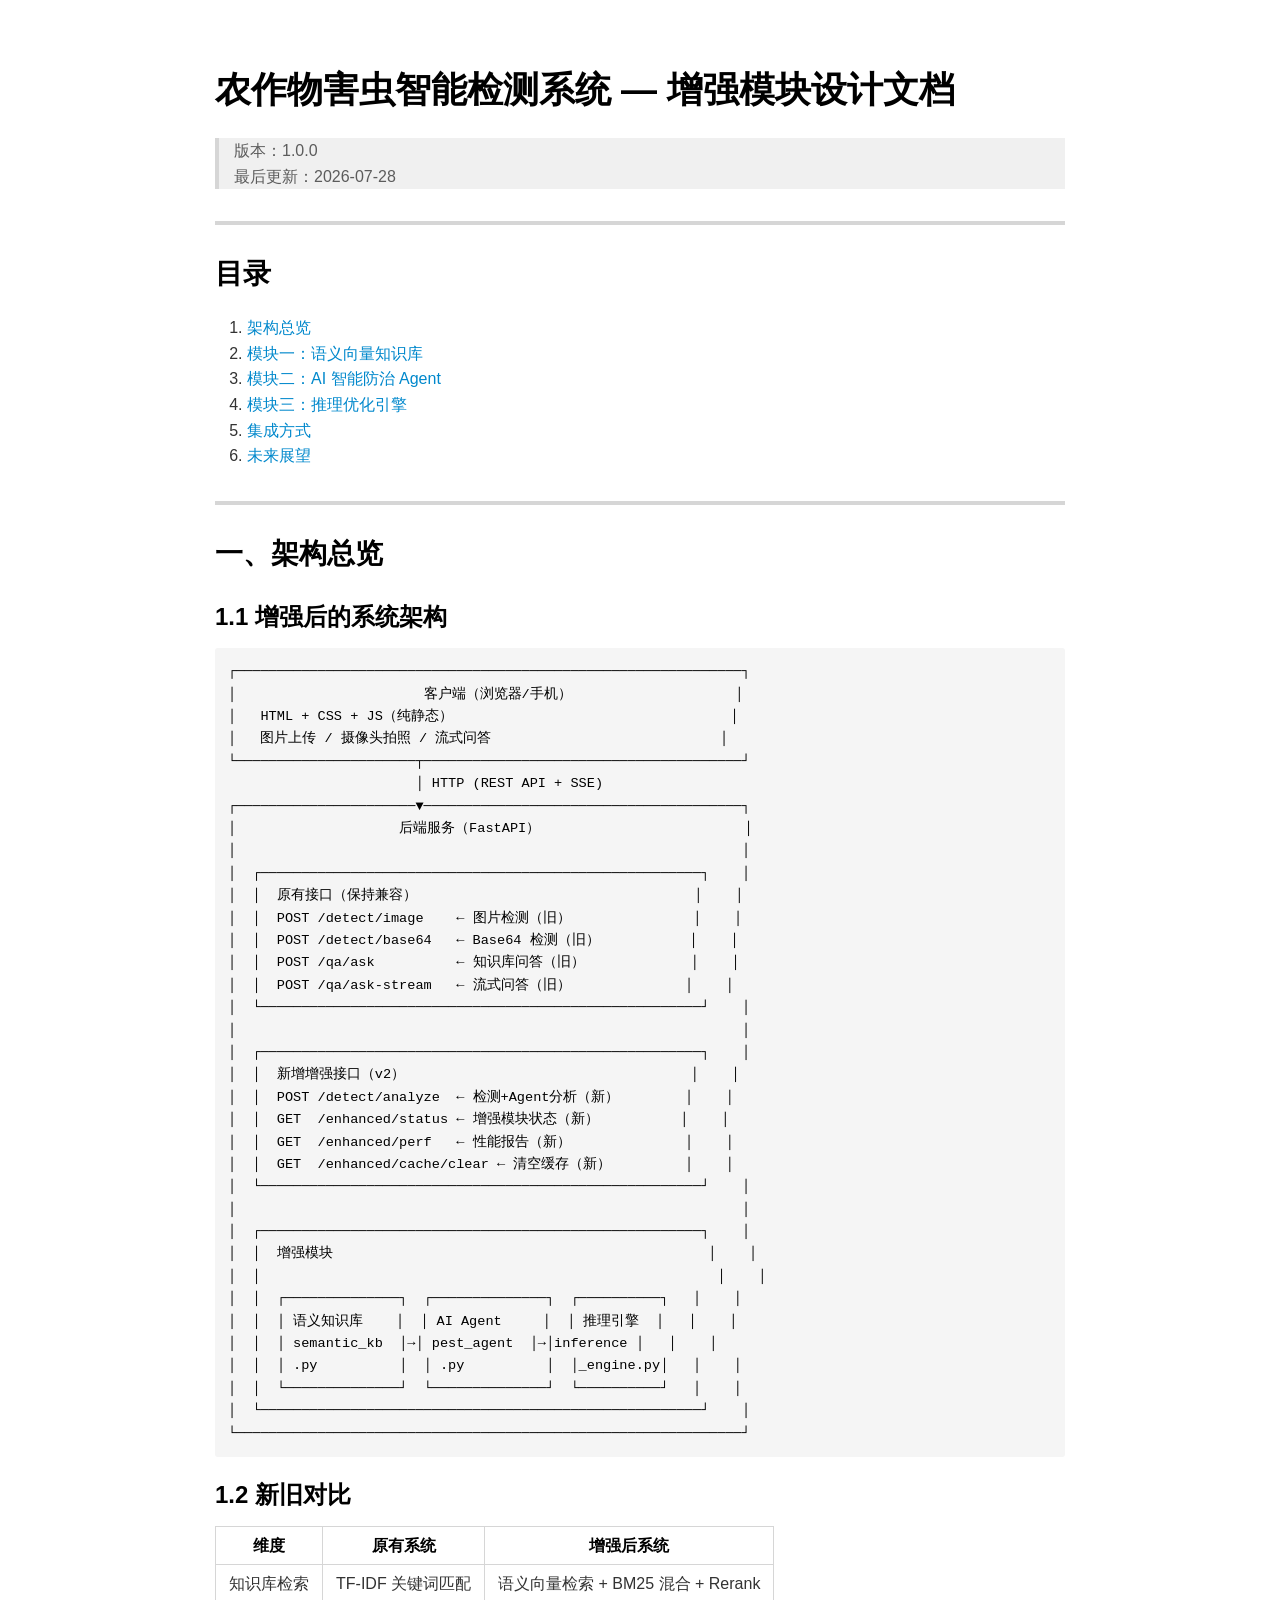
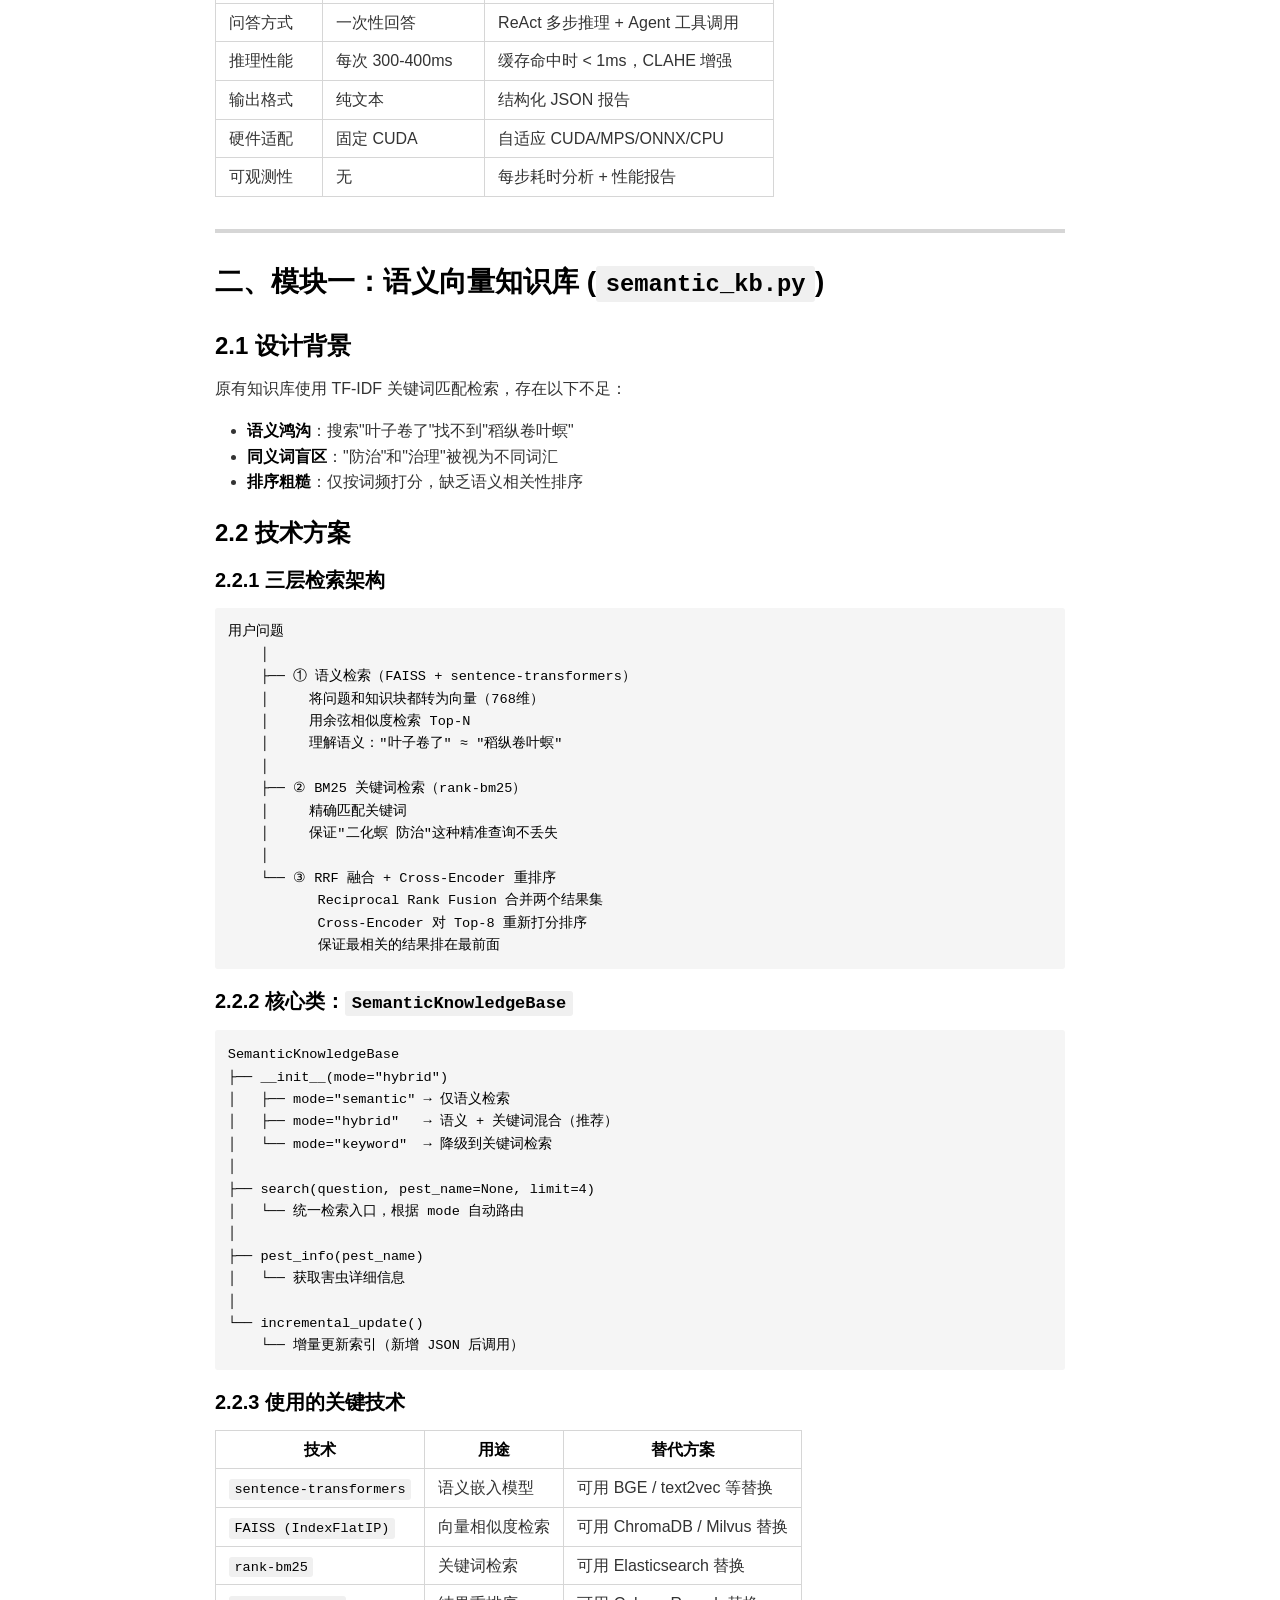
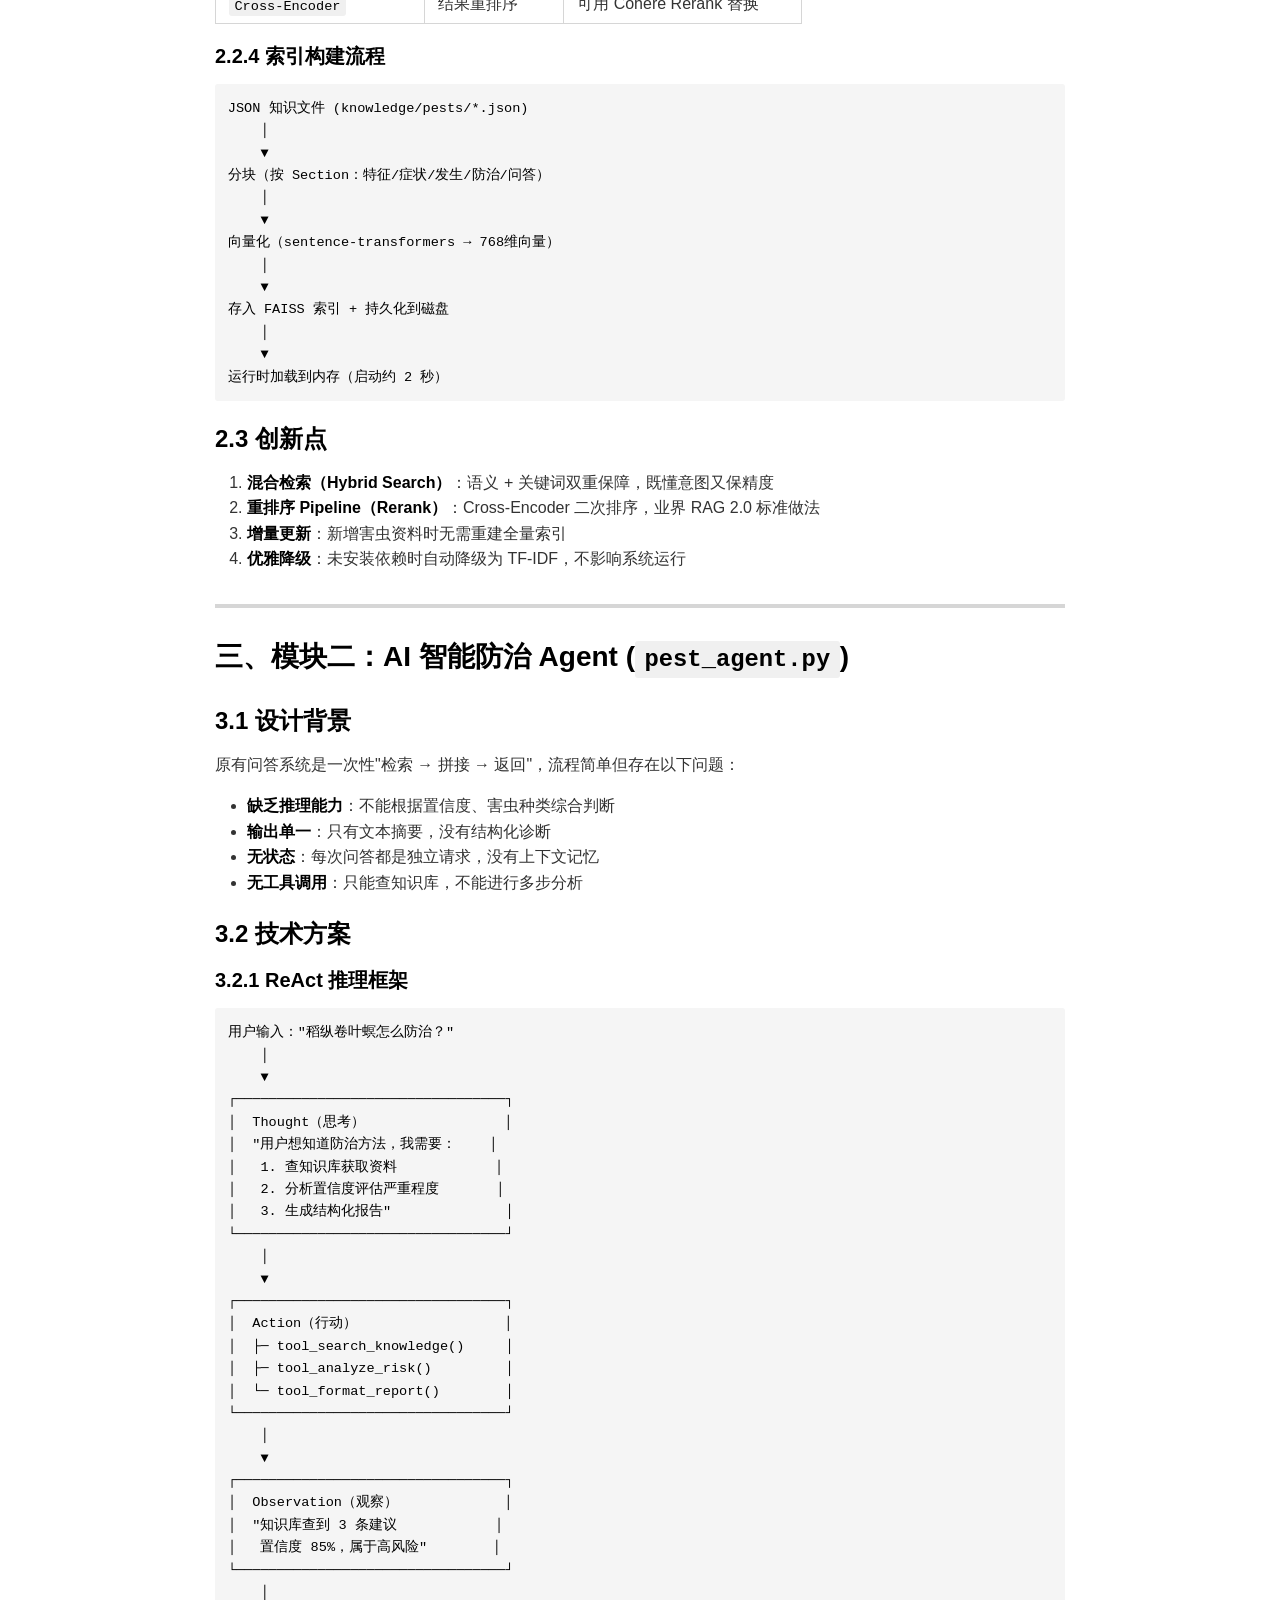
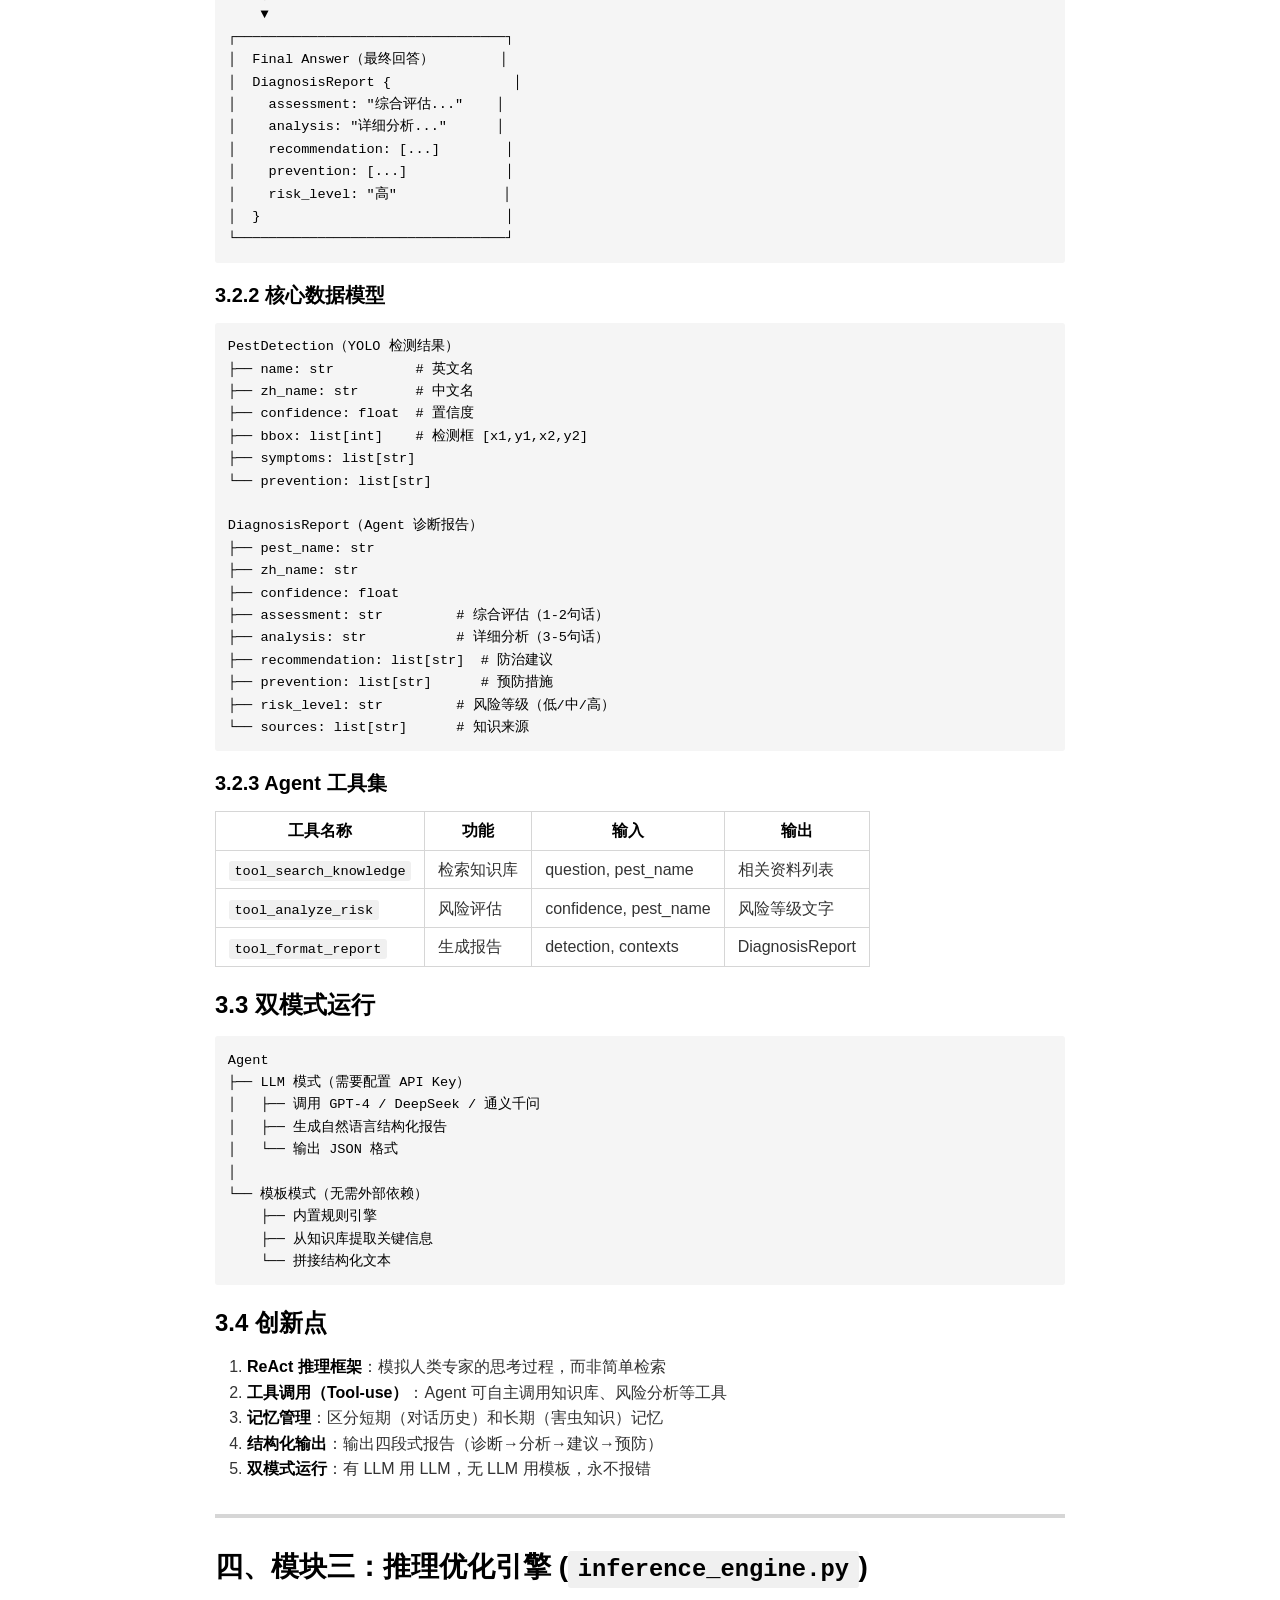
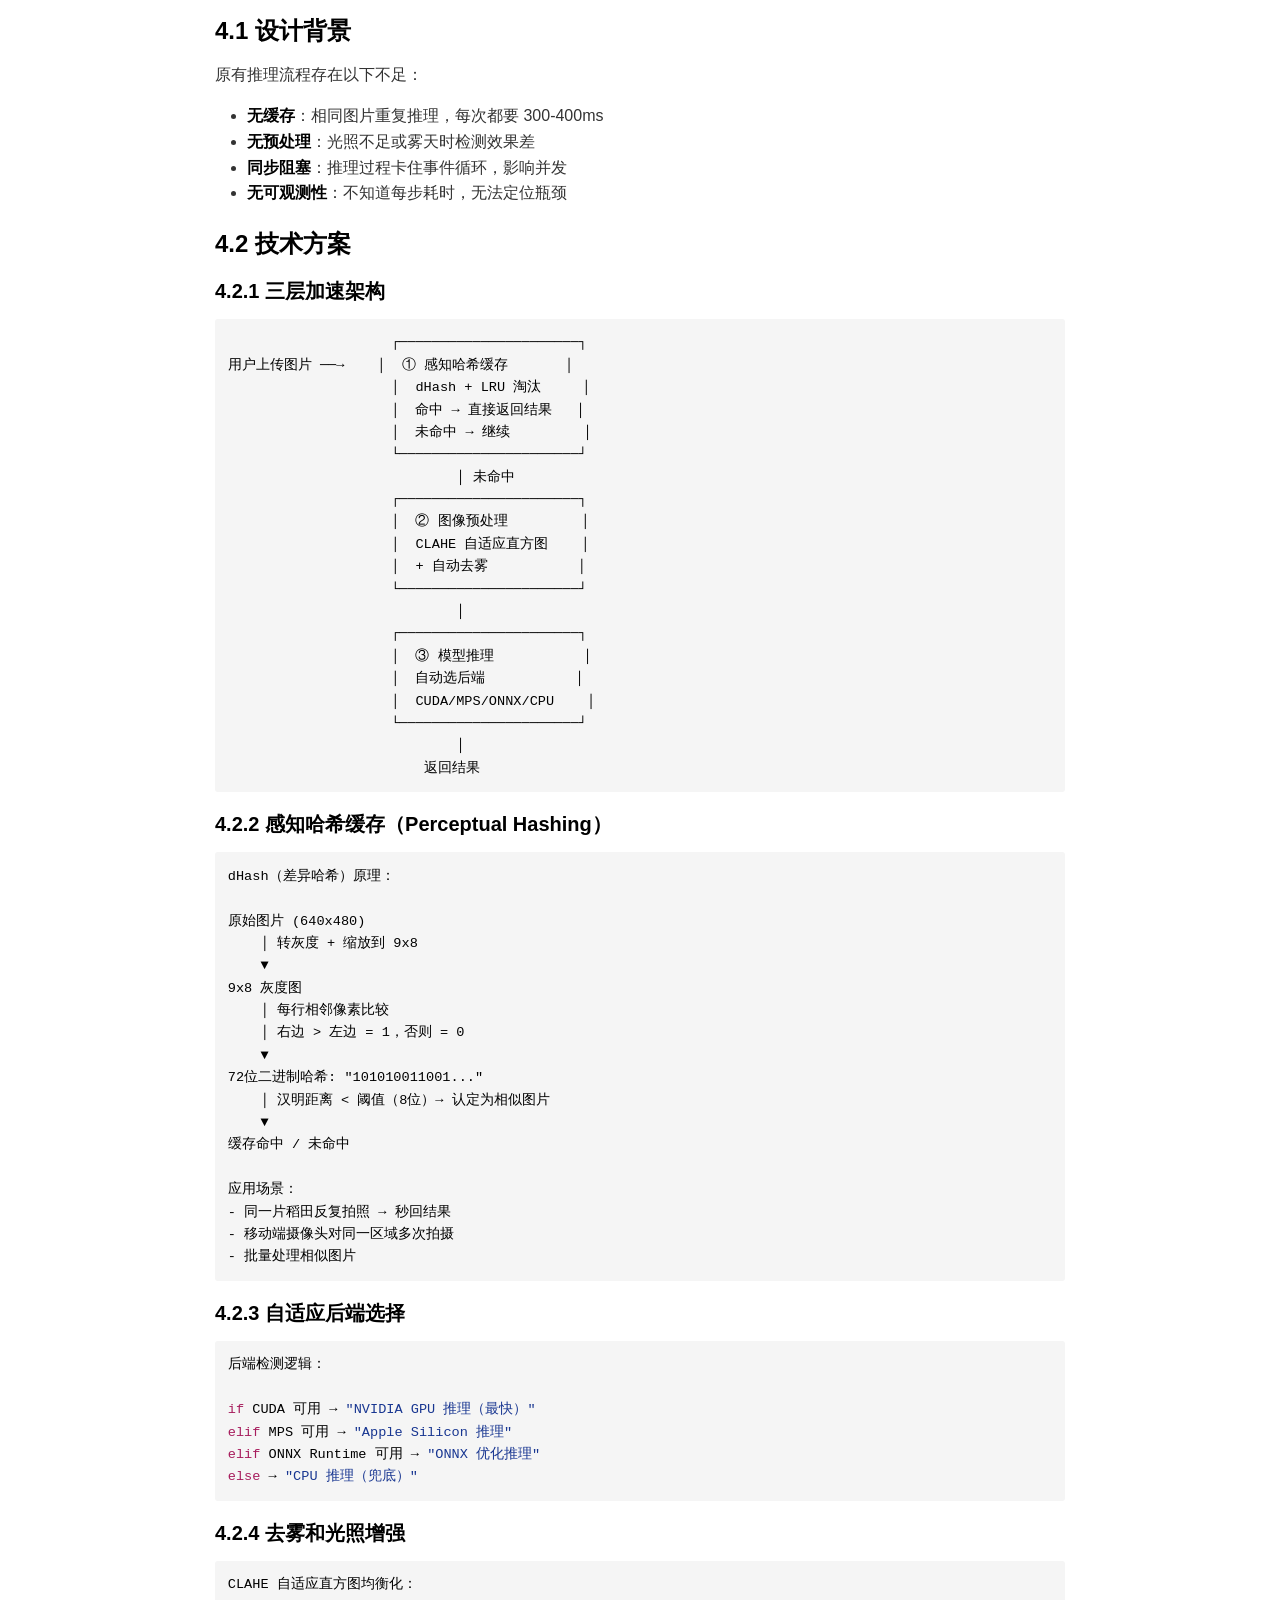
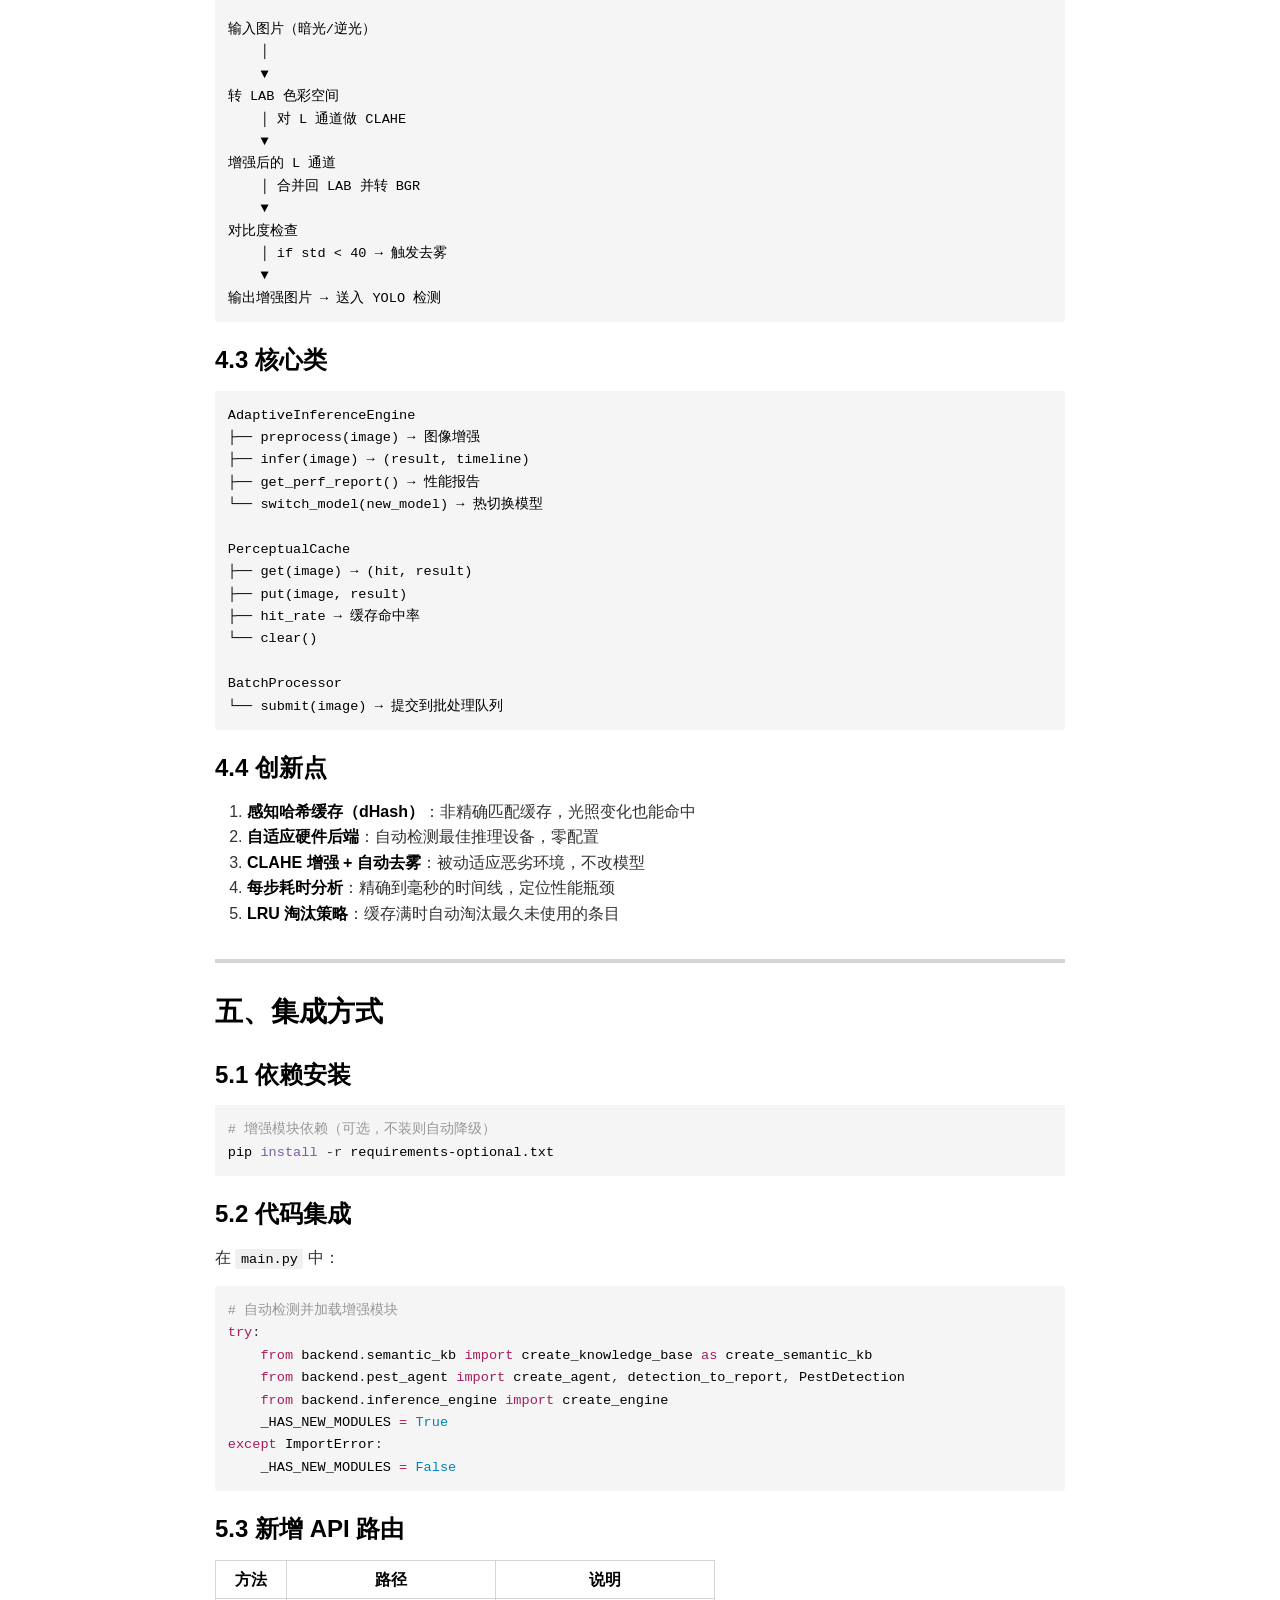
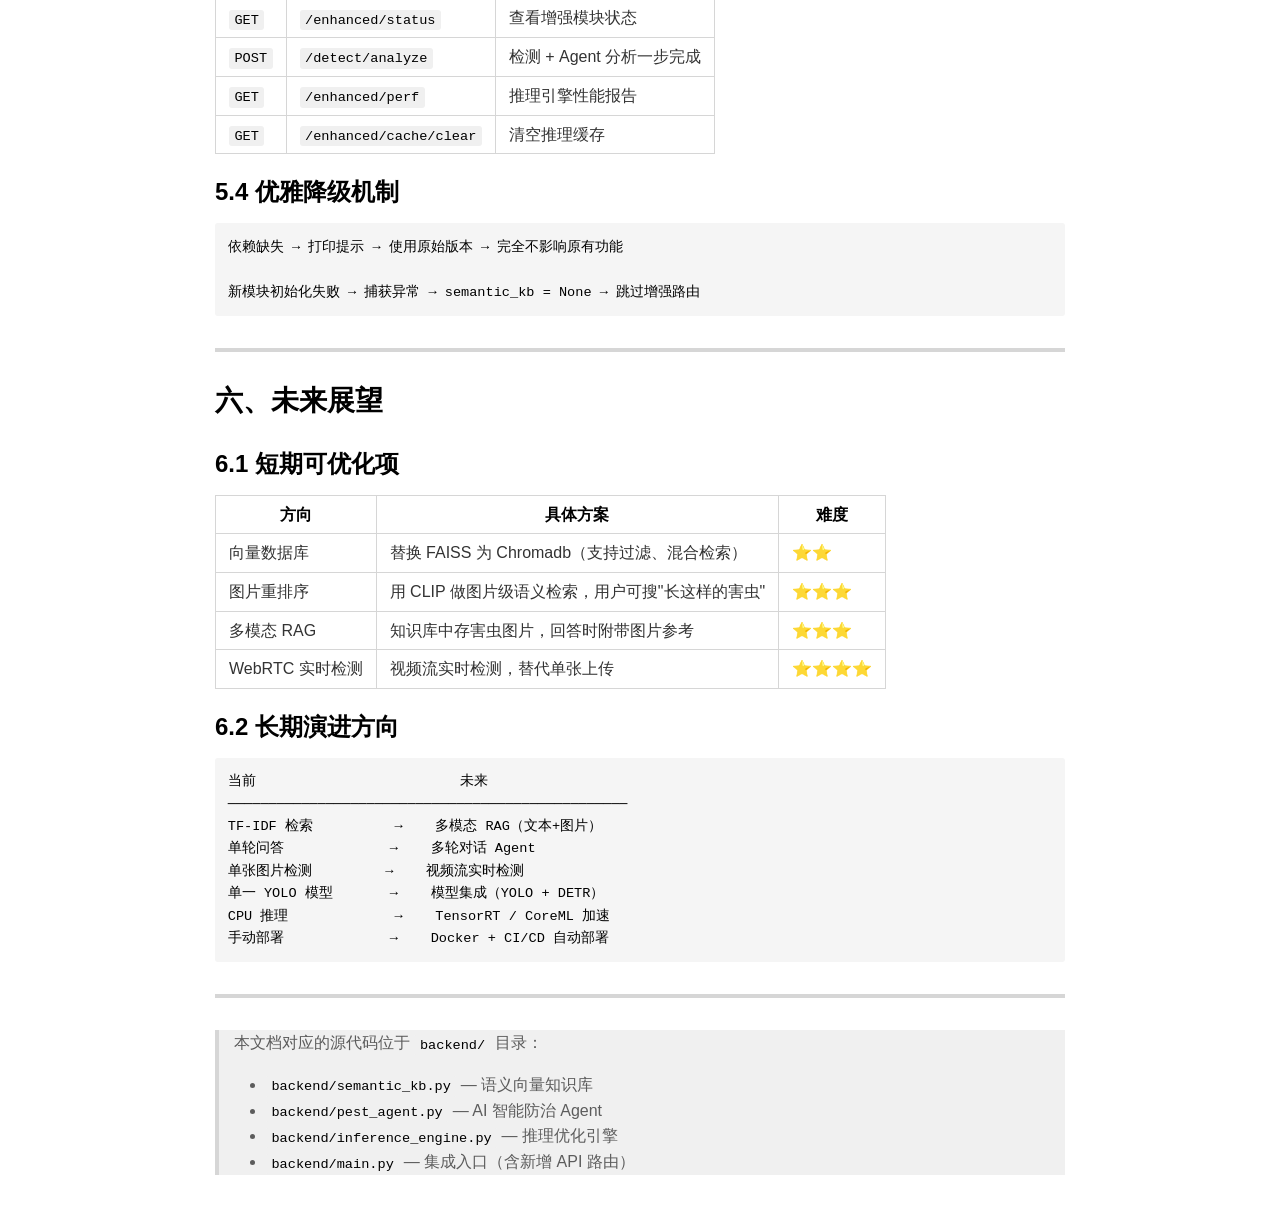
<file: docs/_archive/design-overview.html>
<!DOCTYPE html><html><head>
      <title>design-overview</title>
      <meta charset="utf-8">
      <meta name="viewport" content="width=device-width, initial-scale=1.0">
      
      <link rel="stylesheet" href="file:///c:\Users\陆彦旭\.vscode\extensions\shd101wyy.markdown-preview-enhanced-0.8.30\crossnote\dependencies\katex\katex.min.css">
      
      
      
      
      
      
      
      <style>
      code[class*=language-],pre[class*=language-]{color:#333;background:0 0;font-family:Consolas,"Liberation Mono",Menlo,Courier,monospace;text-align:left;white-space:pre;word-spacing:normal;word-break:normal;word-wrap:normal;line-height:1.4;-moz-tab-size:8;-o-tab-size:8;tab-size:8;-webkit-hyphens:none;-moz-hyphens:none;-ms-hyphens:none;hyphens:none}pre[class*=language-]{padding:.8em;overflow:auto;border-radius:3px;background:#f5f5f5}:not(pre)>code[class*=language-]{padding:.1em;border-radius:.3em;white-space:normal;background:#f5f5f5}.token.blockquote,.token.comment{color:#969896}.token.cdata{color:#183691}.token.doctype,.token.macro.property,.token.punctuation,.token.variable{color:#333}.token.builtin,.token.important,.token.keyword,.token.operator,.token.rule{color:#a71d5d}.token.attr-value,.token.regex,.token.string,.token.url{color:#183691}.token.atrule,.token.boolean,.token.code,.token.command,.token.constant,.token.entity,.token.number,.token.property,.token.symbol{color:#0086b3}.token.prolog,.token.selector,.token.tag{color:#63a35c}.token.attr-name,.token.class,.token.class-name,.token.function,.token.id,.token.namespace,.token.pseudo-class,.token.pseudo-element,.token.url-reference .token.variable{color:#795da3}.token.entity{cursor:help}.token.title,.token.title .token.punctuation{font-weight:700;color:#1d3e81}.token.list{color:#ed6a43}.token.inserted{background-color:#eaffea;color:#55a532}.token.deleted{background-color:#ffecec;color:#bd2c00}.token.bold{font-weight:700}.token.italic{font-style:italic}.language-json .token.property{color:#183691}.language-markup .token.tag .token.punctuation{color:#333}.language-css .token.function,code.language-css{color:#0086b3}.language-yaml .token.atrule{color:#63a35c}code.language-yaml{color:#183691}.language-ruby .token.function{color:#333}.language-markdown .token.url{color:#795da3}.language-makefile .token.symbol{color:#795da3}.language-makefile .token.variable{color:#183691}.language-makefile .token.builtin{color:#0086b3}.language-bash .token.keyword{color:#0086b3}pre[data-line]{position:relative;padding:1em 0 1em 3em}pre[data-line] .line-highlight-wrapper{position:absolute;top:0;left:0;background-color:transparent;display:block;width:100%}pre[data-line] .line-highlight{position:absolute;left:0;right:0;padding:inherit 0;margin-top:1em;background:hsla(24,20%,50%,.08);background:linear-gradient(to right,hsla(24,20%,50%,.1) 70%,hsla(24,20%,50%,0));pointer-events:none;line-height:inherit;white-space:pre}pre[data-line] .line-highlight:before,pre[data-line] .line-highlight[data-end]:after{content:attr(data-start);position:absolute;top:.4em;left:.6em;min-width:1em;padding:0 .5em;background-color:hsla(24,20%,50%,.4);color:#f4f1ef;font:bold 65%/1.5 sans-serif;text-align:center;vertical-align:.3em;border-radius:999px;text-shadow:none;box-shadow:0 1px #fff}pre[data-line] .line-highlight[data-end]:after{content:attr(data-end);top:auto;bottom:.4em}html body{font-family:'Helvetica Neue',Helvetica,'Segoe UI',Arial,freesans,sans-serif;font-size:16px;line-height:1.6;color:#333;background-color:#fff;overflow:initial;box-sizing:border-box;word-wrap:break-word}html body>:first-child{margin-top:0}html body h1,html body h2,html body h3,html body h4,html body h5,html body h6{line-height:1.2;margin-top:1em;margin-bottom:16px;color:#000}html body h1{font-size:2.25em;font-weight:300;padding-bottom:.3em}html body h2{font-size:1.75em;font-weight:400;padding-bottom:.3em}html body h3{font-size:1.5em;font-weight:500}html body h4{font-size:1.25em;font-weight:600}html body h5{font-size:1.1em;font-weight:600}html body h6{font-size:1em;font-weight:600}html body h1,html body h2,html body h3,html body h4,html body h5{font-weight:600}html body h5{font-size:1em}html body h6{color:#5c5c5c}html body strong{color:#000}html body del{color:#5c5c5c}html body a:not([href]){color:inherit;text-decoration:none}html body a{color:#08c;text-decoration:none}html body a:hover{color:#00a3f5;text-decoration:none}html body img{max-width:100%}html body>p{margin-top:0;margin-bottom:16px;word-wrap:break-word}html body>ol,html body>ul{margin-bottom:16px}html body ol,html body ul{padding-left:2em}html body ol.no-list,html body ul.no-list{padding:0;list-style-type:none}html body ol ol,html body ol ul,html body ul ol,html body ul ul{margin-top:0;margin-bottom:0}html body li{margin-bottom:0}html body li.task-list-item{list-style:none}html body li>p{margin-top:0;margin-bottom:0}html body .task-list-item-checkbox{margin:0 .2em .25em -1.8em;vertical-align:middle}html body .task-list-item-checkbox:hover{cursor:pointer}html body blockquote{margin:16px 0;font-size:inherit;padding:0 15px;color:#5c5c5c;background-color:#f0f0f0;border-left:4px solid #d6d6d6}html body blockquote>:first-child{margin-top:0}html body blockquote>:last-child{margin-bottom:0}html body hr{height:4px;margin:32px 0;background-color:#d6d6d6;border:0 none}html body table{margin:10px 0 15px 0;border-collapse:collapse;border-spacing:0;display:block;width:100%;overflow:auto;word-break:normal;word-break:keep-all}html body table th{font-weight:700;color:#000}html body table td,html body table th{border:1px solid #d6d6d6;padding:6px 13px}html body dl{padding:0}html body dl dt{padding:0;margin-top:16px;font-size:1em;font-style:italic;font-weight:700}html body dl dd{padding:0 16px;margin-bottom:16px}html body code{font-family:Menlo,Monaco,Consolas,'Courier New',monospace;font-size:.85em;color:#000;background-color:#f0f0f0;border-radius:3px;padding:.2em 0}html body code::after,html body code::before{letter-spacing:-.2em;content:'\00a0'}html body pre>code{padding:0;margin:0;word-break:normal;white-space:pre;background:0 0;border:0}html body .highlight{margin-bottom:16px}html body .highlight pre,html body pre{padding:1em;overflow:auto;line-height:1.45;border:#d6d6d6;border-radius:3px}html body .highlight pre{margin-bottom:0;word-break:normal}html body pre code,html body pre tt{display:inline;max-width:initial;padding:0;margin:0;overflow:initial;line-height:inherit;word-wrap:normal;background-color:transparent;border:0}html body pre code:after,html body pre code:before,html body pre tt:after,html body pre tt:before{content:normal}html body blockquote,html body dl,html body ol,html body p,html body pre,html body ul{margin-top:0;margin-bottom:16px}html body kbd{color:#000;border:1px solid #d6d6d6;border-bottom:2px solid #c7c7c7;padding:2px 4px;background-color:#f0f0f0;border-radius:3px}@media print{html body{background-color:#fff}html body h1,html body h2,html body h3,html body h4,html body h5,html body h6{color:#000;page-break-after:avoid}html body blockquote{color:#5c5c5c}html body pre{page-break-inside:avoid}html body table{display:table}html body img{display:block;max-width:100%;max-height:100%}html body code,html body pre{word-wrap:break-word;white-space:pre}}.markdown-preview{width:100%;height:100%;box-sizing:border-box}.markdown-preview ul{list-style:disc}.markdown-preview ul ul{list-style:circle}.markdown-preview ul ul ul{list-style:square}.markdown-preview ol{list-style:decimal}.markdown-preview ol ol,.markdown-preview ul ol{list-style-type:lower-roman}.markdown-preview ol ol ol,.markdown-preview ol ul ol,.markdown-preview ul ol ol,.markdown-preview ul ul ol{list-style-type:lower-alpha}.markdown-preview .newpage,.markdown-preview .pagebreak{page-break-before:always}.markdown-preview pre.line-numbers{position:relative;padding-left:3.8em;counter-reset:linenumber}.markdown-preview pre.line-numbers>code{position:relative}.markdown-preview pre.line-numbers .line-numbers-rows{position:absolute;pointer-events:none;top:1em;font-size:100%;left:0;width:3em;letter-spacing:-1px;border-right:1px solid #999;-webkit-user-select:none;-moz-user-select:none;-ms-user-select:none;user-select:none}.markdown-preview pre.line-numbers .line-numbers-rows>span{pointer-events:none;display:block;counter-increment:linenumber}.markdown-preview pre.line-numbers .line-numbers-rows>span:before{content:counter(linenumber);color:#999;display:block;padding-right:.8em;text-align:right}.markdown-preview .mathjax-exps .MathJax_Display{text-align:center!important}.markdown-preview:not([data-for=preview]) .code-chunk .code-chunk-btn-group{display:none}.markdown-preview:not([data-for=preview]) .code-chunk .status{display:none}.markdown-preview:not([data-for=preview]) .code-chunk .output-div{margin-bottom:16px}.markdown-preview .md-toc{padding:0}.markdown-preview .md-toc .md-toc-details{margin:0;padding:0;border:none}.markdown-preview .md-toc summary.md-toc-link-wrapper{cursor:pointer;list-style-position:outside}.markdown-preview .md-toc summary.md-toc-link-wrapper::marker{font-size:.85em}.markdown-preview .md-toc .md-toc-link-wrapper .md-toc-link{display:inline;padding:.25rem 0}.markdown-preview .md-toc .md-toc-link-wrapper .md-toc-link div,.markdown-preview .md-toc .md-toc-link-wrapper .md-toc-link p{display:inline}.markdown-preview .md-toc .md-toc-link-wrapper.highlighted .md-toc-link{font-weight:800}.markdown-preview .md-toc .md-toc-link-wrapper[data-level='0']{margin-left:12px}.markdown-preview .md-toc .md-toc-link-wrapper[data-level='1']{margin-left:28px}.markdown-preview .md-toc .md-toc-link-wrapper[data-level='2']{margin-left:44px}.markdown-preview .md-toc .md-toc-link-wrapper[data-level='3']{margin-left:60px}.markdown-preview .md-toc .md-toc-link-wrapper[data-level='4']{margin-left:76px}.markdown-preview .md-toc .md-toc-link-wrapper[data-level='5']{margin-left:80px}.markdown-preview a.tag,.markdown-preview a.tag:active,.markdown-preview a.tag:link,.markdown-preview a.tag:visited,.markdown-preview span.tag:not(.token){display:inline-block;background-color:var(--vscode-badge-background,rgba(127,127,127,.18));color:var(--vscode-badge-foreground,currentColor);border-radius:2em;font-size:.85em;font-weight:500;padding:.05em .55em;line-height:1.5;white-space:nowrap;text-decoration:none;text-shadow:none;box-shadow:none;transition:background-color .12s ease,opacity .12s ease}.markdown-preview a.tag{cursor:pointer}.markdown-preview a.tag:focus,.markdown-preview a.tag:hover{background-color:var(--vscode-badge-background,rgba(127,127,127,.32));color:var(--vscode-badge-foreground,currentColor);opacity:.85;text-decoration:none;outline:0}.markdown-preview .wikilink-embed-content{border-left:3px solid var(--vscode-textBlockQuote-border,rgba(128,128,128,.3));background:var(--vscode-textBlockQuote-background,rgba(128,128,128,.05));margin:.5em 0;padding:.5em .75em;border-radius:0 3px 3px 0}.markdown-preview .wikilink-embed-content.wikilink-embed-error{border-left-color:var(--vscode-errorForeground,#cf222e);color:var(--vscode-errorForeground,#cf222e);font-style:italic;opacity:.8}.markdown-preview .wikilink-embed-content h1:first-child,.markdown-preview .wikilink-embed-content h2:first-child,.markdown-preview .wikilink-embed-content h3:first-child,.markdown-preview .wikilink-embed-content h4:first-child,.markdown-preview .wikilink-embed-content h5:first-child,.markdown-preview .wikilink-embed-content h6:first-child{margin-top:.25em}.markdown-preview .wikilink-embed-content .wikilink-embed-content{margin:.25em 0;padding:.25em .5em}.markdown-preview .block-id{display:none}.scrollbar-style::-webkit-scrollbar{width:8px}.scrollbar-style::-webkit-scrollbar-track{border-radius:10px;background-color:transparent}.scrollbar-style::-webkit-scrollbar-thumb{border-radius:5px;background-color:var(--vscode-scrollbarSlider-background,rgba(150,150,150,.66));border:4px solid var(--vscode-scrollbarSlider-background,rgba(150,150,150,.66));background-clip:content-box}.scrollbar-style::-webkit-scrollbar-thumb:hover{background-color:var(--vscode-scrollbarSlider-hoverBackground,rgba(120,120,120,.66))}html body[for=html-export]:not([data-presentation-mode]){position:relative;width:100%;height:100%;top:0;left:0;margin:0;padding:0;overflow:auto}html body[for=html-export]:not([data-presentation-mode]) .markdown-preview{position:relative;top:0;min-height:100vh}@media screen and (min-width:914px){html body[for=html-export]:not([data-presentation-mode]) .markdown-preview{padding:2em calc(50% - 457px + 2em)}}@media screen and (max-width:914px){html body[for=html-export]:not([data-presentation-mode]) .markdown-preview{padding:2em}}@media screen and (max-width:450px){html body[for=html-export]:not([data-presentation-mode]) .markdown-preview{font-size:14px!important;padding:1em}}@media print{html body[for=html-export]:not([data-presentation-mode]) #sidebar-toc-btn{display:none}}html body[for=html-export]:not([data-presentation-mode]) #sidebar-toc-btn{position:fixed;bottom:8px;left:8px;font-size:28px;cursor:pointer;color:inherit;z-index:99;width:32px;text-align:center;opacity:.4}html body[for=html-export]:not([data-presentation-mode])[html-show-sidebar-toc] #sidebar-toc-btn{opacity:1}html body[for=html-export]:not([data-presentation-mode])[html-show-sidebar-toc] .md-sidebar-toc{position:fixed;top:0;left:0;width:300px;height:100%;padding:32px 0 48px 0;font-size:14px;box-shadow:0 0 4px rgba(150,150,150,.33);box-sizing:border-box;overflow:auto;background-color:inherit}html body[for=html-export]:not([data-presentation-mode])[html-show-sidebar-toc] .md-sidebar-toc::-webkit-scrollbar{width:8px}html body[for=html-export]:not([data-presentation-mode])[html-show-sidebar-toc] .md-sidebar-toc::-webkit-scrollbar-track{border-radius:10px;background-color:transparent}html body[for=html-export]:not([data-presentation-mode])[html-show-sidebar-toc] .md-sidebar-toc::-webkit-scrollbar-thumb{border-radius:5px;background-color:var(--vscode-scrollbarSlider-background,rgba(150,150,150,.66));border:4px solid var(--vscode-scrollbarSlider-background,rgba(150,150,150,.66));background-clip:content-box}html body[for=html-export]:not([data-presentation-mode])[html-show-sidebar-toc] .md-sidebar-toc::-webkit-scrollbar-thumb:hover{background-color:var(--vscode-scrollbarSlider-hoverBackground,rgba(120,120,120,.66))}html body[for=html-export]:not([data-presentation-mode])[html-show-sidebar-toc] .md-sidebar-toc a{text-decoration:none}html body[for=html-export]:not([data-presentation-mode])[html-show-sidebar-toc] .md-sidebar-toc .md-toc{padding:0 16px}html body[for=html-export]:not([data-presentation-mode])[html-show-sidebar-toc] .md-sidebar-toc .md-toc .md-toc-details{margin:0;padding:0;border:none}html body[for=html-export]:not([data-presentation-mode])[html-show-sidebar-toc] .md-sidebar-toc .md-toc .md-toc-link-wrapper .md-toc-link{display:inline;padding:.25rem 0}html body[for=html-export]:not([data-presentation-mode])[html-show-sidebar-toc] .md-sidebar-toc .md-toc .md-toc-link-wrapper .md-toc-link div,html body[for=html-export]:not([data-presentation-mode])[html-show-sidebar-toc] .md-sidebar-toc .md-toc .md-toc-link-wrapper .md-toc-link p{display:inline}html body[for=html-export]:not([data-presentation-mode])[html-show-sidebar-toc] .md-sidebar-toc .md-toc .md-toc-link-wrapper.highlighted .md-toc-link{font-weight:800}html body[for=html-export]:not([data-presentation-mode])[html-show-sidebar-toc] .md-sidebar-toc .md-toc .md-toc-link-wrapper[data-level='0']{padding-left:0}html body[for=html-export]:not([data-presentation-mode])[html-show-sidebar-toc] .md-sidebar-toc .md-toc .md-toc-link-wrapper[data-level='1']{padding-left:16px}html body[for=html-export]:not([data-presentation-mode])[html-show-sidebar-toc] .md-sidebar-toc .md-toc .md-toc-link-wrapper[data-level='2']{padding-left:32px}html body[for=html-export]:not([data-presentation-mode])[html-show-sidebar-toc] .md-sidebar-toc .md-toc .md-toc-link-wrapper[data-level='3']{padding-left:48px}html body[for=html-export]:not([data-presentation-mode])[html-show-sidebar-toc] .md-sidebar-toc .md-toc .md-toc-link-wrapper[data-level='4']{padding-left:64px}html body[for=html-export]:not([data-presentation-mode])[html-show-sidebar-toc] .md-sidebar-toc .md-toc .md-toc-link-wrapper[data-level='5']{padding-left:80px}html body[for=html-export]:not([data-presentation-mode])[html-show-sidebar-toc] .markdown-preview{left:300px;width:calc(100% - 300px);padding:2em calc(50% - 457px - 300px / 2);margin:0;box-sizing:border-box}@media screen and (max-width:1274px){html body[for=html-export]:not([data-presentation-mode])[html-show-sidebar-toc] .markdown-preview{padding:2em}}@media screen and (max-width:450px){html body[for=html-export]:not([data-presentation-mode])[html-show-sidebar-toc] .markdown-preview{width:100%}}html body[for=html-export]:not([data-presentation-mode]):not([html-show-sidebar-toc]) .markdown-preview{left:50%;transform:translateX(-50%)}html body[for=html-export]:not([data-presentation-mode]):not([html-show-sidebar-toc]) .md-sidebar-toc{display:none}
/* Please visit the URL below for more information: */
/*   https://shd101wyy.github.io/markdown-preview-enhanced/#/customize-css */

      </style>
      <!-- The content below will be included at the end of the <head> element. -->
<script type="text/javascript">
  document.addEventListener("DOMContentLoaded", function () {
    // your code here
  });
</script>
    </head>
    <body for="html-export">
      <div class="crossnote markdown-preview  ">
      
<h1 id="农作物害虫智能检测系统--增强模块设计文档">农作物害虫智能检测系统 — 增强模块设计文档 </h1>
<blockquote>
<p>版本：1.0.0<br>
最后更新：2026-07-28</p>
</blockquote>
<hr>
<h2 id="目录">目录 </h2>
<ol>
<li><a href="#%E4%B8%80%E6%9E%B6%E6%9E%84%E6%80%BB%E8%A7%88">架构总览</a></li>
<li><a href="#%E4%BA%8C%E6%A8%A1%E5%9D%97%E4%B8%80%E8%AF%AD%E4%B9%89%E5%90%91%E9%87%8F%E7%9F%A5%E8%AF%86%E5%BA%93-semantickbpy">模块一：语义向量知识库</a></li>
<li><a href="#%E4%B8%89%E6%A8%A1%E5%9D%97%E4%BA%8Cai-%E6%99%BA%E8%83%BD%E9%98%B2%E6%B2%BB-agent-pest_agentpy">模块二：AI 智能防治 Agent</a></li>
<li><a href="#%E5%9B%9B%E6%A8%A1%E5%9D%97%E4%B8%89%E6%8E%A8%E7%90%86%E4%BC%98%E5%8C%96%E5%BC%95%E6%93%8E-inference_enginepy">模块三：推理优化引擎</a></li>
<li><a href="#%E4%BA%94%E9%9B%86%E6%88%90%E6%96%B9%E5%BC%8F">集成方式</a></li>
<li><a href="#%E5%85%AD%E6%9C%AA%E6%9D%A5%E5%B1%95%E6%9C%9B">未来展望</a></li>
</ol>
<hr>
<h2 id="一-架构总览">一、架构总览 </h2>
<h3 id="11-增强后的系统架构">1.1 增强后的系统架构 </h3>
<pre data-role="codeBlock" data-info="" class="language-text"><code>┌──────────────────────────────────────────────────────────────┐
│                       客户端（浏览器/手机）                    │
│   HTML + CSS + JS（纯静态）                                  │
│   图片上传 / 摄像头拍照 / 流式问答                            │
└──────────────────────┬───────────────────────────────────────┘
                       │ HTTP (REST API + SSE)
┌──────────────────────▼───────────────────────────────────────┐
│                    后端服务（FastAPI）                         │
│                                                              │
│  ┌──────────────────────────────────────────────────────┐    │
│  │  原有接口（保持兼容）                                  │    │
│  │  POST /detect/image    ← 图片检测（旧）               │    │
│  │  POST /detect/base64   ← Base64 检测（旧）           │    │
│  │  POST /qa/ask          ← 知识库问答（旧）             │    │
│  │  POST /qa/ask-stream   ← 流式问答（旧）              │    │
│  └──────────────────────────────────────────────────────┘    │
│                                                              │
│  ┌──────────────────────────────────────────────────────┐    │
│  │  新增增强接口（v2）                                   │    │
│  │  POST /detect/analyze  ← 检测+Agent分析（新）        │    │
│  │  GET  /enhanced/status ← 增强模块状态（新）          │    │
│  │  GET  /enhanced/perf   ← 性能报告（新）              │    │
│  │  GET  /enhanced/cache/clear ← 清空缓存（新）         │    │
│  └──────────────────────────────────────────────────────┘    │
│                                                              │
│  ┌──────────────────────────────────────────────────────┐    │
│  │  增强模块                                              │    │
│  │                                                        │    │
│  │  ┌──────────────┐  ┌──────────────┐  ┌──────────┐   │    │
│  │  │ 语义知识库    │  │ AI Agent     │  │ 推理引擎  │   │    │
│  │  │ semantic_kb  │→│ pest_agent  │→│inference │   │    │
│  │  │ .py          │  │ .py          │  │_engine.py│   │    │
│  │  └──────────────┘  └──────────────┘  └──────────┘   │    │
│  └──────────────────────────────────────────────────────┘    │
└──────────────────────────────────────────────────────────────┘
</code></pre><h3 id="12-新旧对比">1.2 新旧对比 </h3>
<table>
<thead>
<tr>
<th>维度</th>
<th>原有系统</th>
<th>增强后系统</th>
</tr>
</thead>
<tbody>
<tr>
<td>知识库检索</td>
<td>TF-IDF 关键词匹配</td>
<td>语义向量检索 + BM25 混合 + Rerank</td>
</tr>
<tr>
<td>问答方式</td>
<td>一次性回答</td>
<td>ReAct 多步推理 + Agent 工具调用</td>
</tr>
<tr>
<td>推理性能</td>
<td>每次 300-400ms</td>
<td>缓存命中时 &lt; 1ms，CLAHE 增强</td>
</tr>
<tr>
<td>输出格式</td>
<td>纯文本</td>
<td>结构化 JSON 报告</td>
</tr>
<tr>
<td>硬件适配</td>
<td>固定 CUDA</td>
<td>自适应 CUDA/MPS/ONNX/CPU</td>
</tr>
<tr>
<td>可观测性</td>
<td>无</td>
<td>每步耗时分析 + 性能报告</td>
</tr>
</tbody>
</table>
<hr>
<h2 id="二-模块一语义向量知识库-semantic_kbpy">二、模块一：语义向量知识库 (<code>semantic_kb.py</code>) </h2>
<h3 id="21-设计背景">2.1 设计背景 </h3>
<p>原有知识库使用 TF-IDF 关键词匹配检索，存在以下不足：</p>
<ul>
<li><strong>语义鸿沟</strong>：搜索"叶子卷了"找不到"稻纵卷叶螟"</li>
<li><strong>同义词盲区</strong>："防治"和"治理"被视为不同词汇</li>
<li><strong>排序粗糙</strong>：仅按词频打分，缺乏语义相关性排序</li>
</ul>
<h3 id="22-技术方案">2.2 技术方案 </h3>
<h4 id="221-三层检索架构">2.2.1 三层检索架构 </h4>
<pre data-role="codeBlock" data-info="" class="language-text"><code>用户问题
    │
    ├── ① 语义检索（FAISS + sentence-transformers）
    │     将问题和知识块都转为向量（768维）
    │     用余弦相似度检索 Top-N
    │     理解语义："叶子卷了" ≈ "稻纵卷叶螟"
    │
    ├── ② BM25 关键词检索（rank-bm25）
    │     精确匹配关键词
    │     保证"二化螟 防治"这种精准查询不丢失
    │
    └── ③ RRF 融合 + Cross-Encoder 重排序
           Reciprocal Rank Fusion 合并两个结果集
           Cross-Encoder 对 Top-8 重新打分排序
           保证最相关的结果排在最前面
</code></pre><h4 id="222-核心类semanticknowledgebase">2.2.2 核心类：<code>SemanticKnowledgeBase</code> </h4>
<pre data-role="codeBlock" data-info="" class="language-text"><code>SemanticKnowledgeBase
├── __init__(mode="hybrid")
│   ├── mode="semantic" → 仅语义检索
│   ├── mode="hybrid"   → 语义 + 关键词混合（推荐）
│   └── mode="keyword"  → 降级到关键词检索
│
├── search(question, pest_name=None, limit=4)
│   └── 统一检索入口，根据 mode 自动路由
│
├── pest_info(pest_name)
│   └── 获取害虫详细信息
│
└── incremental_update()
    └── 增量更新索引（新增 JSON 后调用）
</code></pre><h4 id="223-使用的关键技术">2.2.3 使用的关键技术 </h4>
<table>
<thead>
<tr>
<th>技术</th>
<th>用途</th>
<th>替代方案</th>
</tr>
</thead>
<tbody>
<tr>
<td><code>sentence-transformers</code></td>
<td>语义嵌入模型</td>
<td>可用 BGE / text2vec 等替换</td>
</tr>
<tr>
<td><code>FAISS (IndexFlatIP)</code></td>
<td>向量相似度检索</td>
<td>可用 ChromaDB / Milvus 替换</td>
</tr>
<tr>
<td><code>rank-bm25</code></td>
<td>关键词检索</td>
<td>可用 Elasticsearch 替换</td>
</tr>
<tr>
<td><code>Cross-Encoder</code></td>
<td>结果重排序</td>
<td>可用 Cohere Rerank 替换</td>
</tr>
</tbody>
</table>
<h4 id="224-索引构建流程">2.2.4 索引构建流程 </h4>
<pre data-role="codeBlock" data-info="" class="language-text"><code>JSON 知识文件 (knowledge/pests/*.json)
    │
    ▼
分块（按 Section：特征/症状/发生/防治/问答）
    │
    ▼
向量化（sentence-transformers → 768维向量）
    │
    ▼
存入 FAISS 索引 + 持久化到磁盘
    │
    ▼
运行时加载到内存（启动约 2 秒）
</code></pre><h3 id="23-创新点">2.3 创新点 </h3>
<ol>
<li><strong>混合检索（Hybrid Search）</strong>：语义 + 关键词双重保障，既懂意图又保精度</li>
<li><strong>重排序 Pipeline（Rerank）</strong>：Cross-Encoder 二次排序，业界 RAG 2.0 标准做法</li>
<li><strong>增量更新</strong>：新增害虫资料时无需重建全量索引</li>
<li><strong>优雅降级</strong>：未安装依赖时自动降级为 TF-IDF，不影响系统运行</li>
</ol>
<hr>
<h2 id="三-模块二ai-智能防治-agent-pest_agentpy">三、模块二：AI 智能防治 Agent (<code>pest_agent.py</code>) </h2>
<h3 id="31-设计背景">3.1 设计背景 </h3>
<p>原有问答系统是一次性"检索 → 拼接 → 返回"，流程简单但存在以下问题：</p>
<ul>
<li><strong>缺乏推理能力</strong>：不能根据置信度、害虫种类综合判断</li>
<li><strong>输出单一</strong>：只有文本摘要，没有结构化诊断</li>
<li><strong>无状态</strong>：每次问答都是独立请求，没有上下文记忆</li>
<li><strong>无工具调用</strong>：只能查知识库，不能进行多步分析</li>
</ul>
<h3 id="32-技术方案">3.2 技术方案 </h3>
<h4 id="321-react-推理框架">3.2.1 ReAct 推理框架 </h4>
<pre data-role="codeBlock" data-info="" class="language-text"><code>用户输入："稻纵卷叶螟怎么防治？"
    │
    ▼
┌─────────────────────────────────┐
│  Thought（思考）                 │
│  "用户想知道防治方法，我需要：    │
│   1. 查知识库获取资料            │
│   2. 分析置信度评估严重程度       │
│   3. 生成结构化报告"              │
└─────────────────────────────────┘
    │
    ▼
┌─────────────────────────────────┐
│  Action（行动）                  │
│  ├─ tool_search_knowledge()     │
│  ├─ tool_analyze_risk()         │
│  └─ tool_format_report()        │
└─────────────────────────────────┘
    │
    ▼
┌─────────────────────────────────┐
│  Observation（观察）             │
│  "知识库查到 3 条建议            │
│   置信度 85%，属于高风险"        │
└─────────────────────────────────┘
    │
    ▼
┌─────────────────────────────────┐
│  Final Answer（最终回答）        │
│  DiagnosisReport {               │
│    assessment: "综合评估..."    │
│    analysis: "详细分析..."      │
│    recommendation: [...]        │
│    prevention: [...]            │
│    risk_level: "高"             │
│  }                              │
└─────────────────────────────────┘
</code></pre><h4 id="322-核心数据模型">3.2.2 核心数据模型 </h4>
<pre data-role="codeBlock" data-info="" class="language-text"><code>PestDetection（YOLO 检测结果）
├── name: str          # 英文名
├── zh_name: str       # 中文名
├── confidence: float  # 置信度
├── bbox: list[int]    # 检测框 [x1,y1,x2,y2]
├── symptoms: list[str]
└── prevention: list[str]

DiagnosisReport（Agent 诊断报告）
├── pest_name: str
├── zh_name: str
├── confidence: float
├── assessment: str         # 综合评估（1-2句话）
├── analysis: str           # 详细分析（3-5句话）
├── recommendation: list[str]  # 防治建议
├── prevention: list[str]      # 预防措施
├── risk_level: str         # 风险等级（低/中/高）
└── sources: list[str]      # 知识来源
</code></pre><h4 id="323-agent-工具集">3.2.3 Agent 工具集 </h4>
<table>
<thead>
<tr>
<th>工具名称</th>
<th>功能</th>
<th>输入</th>
<th>输出</th>
</tr>
</thead>
<tbody>
<tr>
<td><code>tool_search_knowledge</code></td>
<td>检索知识库</td>
<td>question, pest_name</td>
<td>相关资料列表</td>
</tr>
<tr>
<td><code>tool_analyze_risk</code></td>
<td>风险评估</td>
<td>confidence, pest_name</td>
<td>风险等级文字</td>
</tr>
<tr>
<td><code>tool_format_report</code></td>
<td>生成报告</td>
<td>detection, contexts</td>
<td>DiagnosisReport</td>
</tr>
</tbody>
</table>
<h3 id="33-双模式运行">3.3 双模式运行 </h3>
<pre data-role="codeBlock" data-info="" class="language-text"><code>Agent
├── LLM 模式（需要配置 API Key）
│   ├── 调用 GPT-4 / DeepSeek / 通义千问
│   ├── 生成自然语言结构化报告
│   └── 输出 JSON 格式
│
└── 模板模式（无需外部依赖）
    ├── 内置规则引擎
    ├── 从知识库提取关键信息
    └── 拼接结构化文本
</code></pre><h3 id="34-创新点">3.4 创新点 </h3>
<ol>
<li><strong>ReAct 推理框架</strong>：模拟人类专家的思考过程，而非简单检索</li>
<li><strong>工具调用（Tool-use）</strong>：Agent 可自主调用知识库、风险分析等工具</li>
<li><strong>记忆管理</strong>：区分短期（对话历史）和长期（害虫知识）记忆</li>
<li><strong>结构化输出</strong>：输出四段式报告（诊断→分析→建议→预防）</li>
<li><strong>双模式运行</strong>：有 LLM 用 LLM，无 LLM 用模板，永不报错</li>
</ol>
<hr>
<h2 id="四-模块三推理优化引擎-inference_enginepy">四、模块三：推理优化引擎 (<code>inference_engine.py</code>) </h2>
<h3 id="41-设计背景">4.1 设计背景 </h3>
<p>原有推理流程存在以下不足：</p>
<ul>
<li><strong>无缓存</strong>：相同图片重复推理，每次都要 300-400ms</li>
<li><strong>无预处理</strong>：光照不足或雾天时检测效果差</li>
<li><strong>同步阻塞</strong>：推理过程卡住事件循环，影响并发</li>
<li><strong>无可观测性</strong>：不知道每步耗时，无法定位瓶颈</li>
</ul>
<h3 id="42-技术方案">4.2 技术方案 </h3>
<h4 id="421-三层加速架构">4.2.1 三层加速架构 </h4>
<pre data-role="codeBlock" data-info="" class="language-text"><code>                    ┌──────────────────────┐
用户上传图片 ──→    │  ① 感知哈希缓存       │
                    │  dHash + LRU 淘汰     │
                    │  命中 → 直接返回结果   │
                    │  未命中 → 继续         │
                    └──────────────────────┘
                            │ 未命中
                    ┌──────────────────────┐
                    │  ② 图像预处理         │
                    │  CLAHE 自适应直方图    │
                    │  + 自动去雾           │
                    └──────────────────────┘
                            │
                    ┌──────────────────────┐
                    │  ③ 模型推理           │
                    │  自动选后端           │
                    │  CUDA/MPS/ONNX/CPU    │
                    └──────────────────────┘
                            │
                        返回结果
</code></pre><h4 id="422-感知哈希缓存perceptual-hashing">4.2.2 感知哈希缓存（Perceptual Hashing） </h4>
<pre data-role="codeBlock" data-info="" class="language-text"><code>dHash（差异哈希）原理：

原始图片 (640x480)
    │ 转灰度 + 缩放到 9x8
    ▼
9x8 灰度图
    │ 每行相邻像素比较
    │ 右边 &gt; 左边 = 1，否则 = 0
    ▼
72位二进制哈希: "101010011001..."
    │ 汉明距离 &lt; 阈值（8位）→ 认定为相似图片
    ▼
缓存命中 / 未命中

应用场景：
- 同一片稻田反复拍照 → 秒回结果
- 移动端摄像头对同一区域多次拍摄
- 批量处理相似图片
</code></pre><h4 id="423-自适应后端选择">4.2.3 自适应后端选择 </h4>
<pre data-role="codeBlock" data-info="python" class="language-python python"><code>后端检测逻辑：

<span class="token keyword keyword-if">if</span> CUDA 可用 → <span class="token string">"NVIDIA GPU 推理（最快）"</span>
<span class="token keyword keyword-elif">elif</span> MPS 可用 → <span class="token string">"Apple Silicon 推理"</span>
<span class="token keyword keyword-elif">elif</span> ONNX Runtime 可用 → <span class="token string">"ONNX 优化推理"</span>
<span class="token keyword keyword-else">else</span> → <span class="token string">"CPU 推理（兜底）"</span>
</code></pre><h4 id="424-去雾和光照增强">4.2.4 去雾和光照增强 </h4>
<pre data-role="codeBlock" data-info="" class="language-text"><code>CLAHE 自适应直方图均衡化：

输入图片（暗光/逆光）
    │
    ▼
转 LAB 色彩空间
    │ 对 L 通道做 CLAHE
    ▼
增强后的 L 通道
    │ 合并回 LAB 并转 BGR
    ▼
对比度检查
    │ if std &lt; 40 → 触发去雾
    ▼
输出增强图片 → 送入 YOLO 检测
</code></pre><h3 id="43-核心类">4.3 核心类 </h3>
<pre data-role="codeBlock" data-info="" class="language-text"><code>AdaptiveInferenceEngine
├── preprocess(image) → 图像增强
├── infer(image) → (result, timeline)
├── get_perf_report() → 性能报告
└── switch_model(new_model) → 热切换模型

PerceptualCache
├── get(image) → (hit, result)
├── put(image, result)
├── hit_rate → 缓存命中率
└── clear()

BatchProcessor
└── submit(image) → 提交到批处理队列
</code></pre><h3 id="44-创新点">4.4 创新点 </h3>
<ol>
<li><strong>感知哈希缓存（dHash）</strong>：非精确匹配缓存，光照变化也能命中</li>
<li><strong>自适应硬件后端</strong>：自动检测最佳推理设备，零配置</li>
<li><strong>CLAHE 增强 + 自动去雾</strong>：被动适应恶劣环境，不改模型</li>
<li><strong>每步耗时分析</strong>：精确到毫秒的时间线，定位性能瓶颈</li>
<li><strong>LRU 淘汰策略</strong>：缓存满时自动淘汰最久未使用的条目</li>
</ol>
<hr>
<h2 id="五-集成方式">五、集成方式 </h2>
<h3 id="51-依赖安装">5.1 依赖安装 </h3>
<pre data-role="codeBlock" data-info="bash" class="language-bash bash"><code><span class="token comment"># 增强模块依赖（可选，不装则自动降级）</span>
pip <span class="token function">install</span> <span class="token parameter variable">-r</span> requirements-optional.txt
</code></pre><h3 id="52-代码集成">5.2 代码集成 </h3>
<p>在 <code>main.py</code> 中：</p>
<pre data-role="codeBlock" data-info="python" class="language-python python"><code><span class="token comment"># 自动检测并加载增强模块</span>
<span class="token keyword keyword-try">try</span><span class="token punctuation">:</span>
    <span class="token keyword keyword-from">from</span> backend<span class="token punctuation">.</span>semantic_kb <span class="token keyword keyword-import">import</span> create_knowledge_base <span class="token keyword keyword-as">as</span> create_semantic_kb
    <span class="token keyword keyword-from">from</span> backend<span class="token punctuation">.</span>pest_agent <span class="token keyword keyword-import">import</span> create_agent<span class="token punctuation">,</span> detection_to_report<span class="token punctuation">,</span> PestDetection
    <span class="token keyword keyword-from">from</span> backend<span class="token punctuation">.</span>inference_engine <span class="token keyword keyword-import">import</span> create_engine
    _HAS_NEW_MODULES <span class="token operator">=</span> <span class="token boolean">True</span>
<span class="token keyword keyword-except">except</span> ImportError<span class="token punctuation">:</span>
    _HAS_NEW_MODULES <span class="token operator">=</span> <span class="token boolean">False</span>
</code></pre><h3 id="53-新增-api-路由">5.3 新增 API 路由 </h3>
<table>
<thead>
<tr>
<th>方法</th>
<th>路径</th>
<th>说明</th>
</tr>
</thead>
<tbody>
<tr>
<td><code>GET</code></td>
<td><code>/enhanced/status</code></td>
<td>查看增强模块状态</td>
</tr>
<tr>
<td><code>POST</code></td>
<td><code>/detect/analyze</code></td>
<td>检测 + Agent 分析一步完成</td>
</tr>
<tr>
<td><code>GET</code></td>
<td><code>/enhanced/perf</code></td>
<td>推理引擎性能报告</td>
</tr>
<tr>
<td><code>GET</code></td>
<td><code>/enhanced/cache/clear</code></td>
<td>清空推理缓存</td>
</tr>
</tbody>
</table>
<h3 id="54-优雅降级机制">5.4 优雅降级机制 </h3>
<pre data-role="codeBlock" data-info="" class="language-text"><code>依赖缺失 → 打印提示 → 使用原始版本 → 完全不影响原有功能

新模块初始化失败 → 捕获异常 → semantic_kb = None → 跳过增强路由
</code></pre><hr>
<h2 id="六-未来展望">六、未来展望 </h2>
<h3 id="61-短期可优化项">6.1 短期可优化项 </h3>
<table>
<thead>
<tr>
<th>方向</th>
<th>具体方案</th>
<th>难度</th>
</tr>
</thead>
<tbody>
<tr>
<td>向量数据库</td>
<td>替换 FAISS 为 Chromadb（支持过滤、混合检索）</td>
<td>⭐⭐</td>
</tr>
<tr>
<td>图片重排序</td>
<td>用 CLIP 做图片级语义检索，用户可搜"长这样的害虫"</td>
<td>⭐⭐⭐</td>
</tr>
<tr>
<td>多模态 RAG</td>
<td>知识库中存害虫图片，回答时附带图片参考</td>
<td>⭐⭐⭐</td>
</tr>
<tr>
<td>WebRTC 实时检测</td>
<td>视频流实时检测，替代单张上传</td>
<td>⭐⭐⭐⭐</td>
</tr>
</tbody>
</table>
<h3 id="62-长期演进方向">6.2 长期演进方向 </h3>
<pre data-role="codeBlock" data-info="" class="language-text"><code>当前                         未来
─────────────────────────────────────────────────
TF-IDF 检索          →    多模态 RAG（文本+图片）
单轮问答             →    多轮对话 Agent
单张图片检测         →    视频流实时检测
单一 YOLO 模型       →    模型集成（YOLO + DETR）
CPU 推理             →    TensorRT / CoreML 加速
手动部署             →    Docker + CI/CD 自动部署
</code></pre><hr>
<blockquote>
<p>本文档对应的源代码位于 <code>backend/</code> 目录：</p>
<ul>
<li><code>backend/semantic_kb.py</code> — 语义向量知识库</li>
<li><code>backend/pest_agent.py</code> — AI 智能防治 Agent</li>
<li><code>backend/inference_engine.py</code> — 推理优化引擎</li>
<li><code>backend/main.py</code> — 集成入口（含新增 API 路由）</li>
</ul>
</blockquote>

      </div>
      
      
    
    
    
    
    
    
  
    </body></html>
</file>
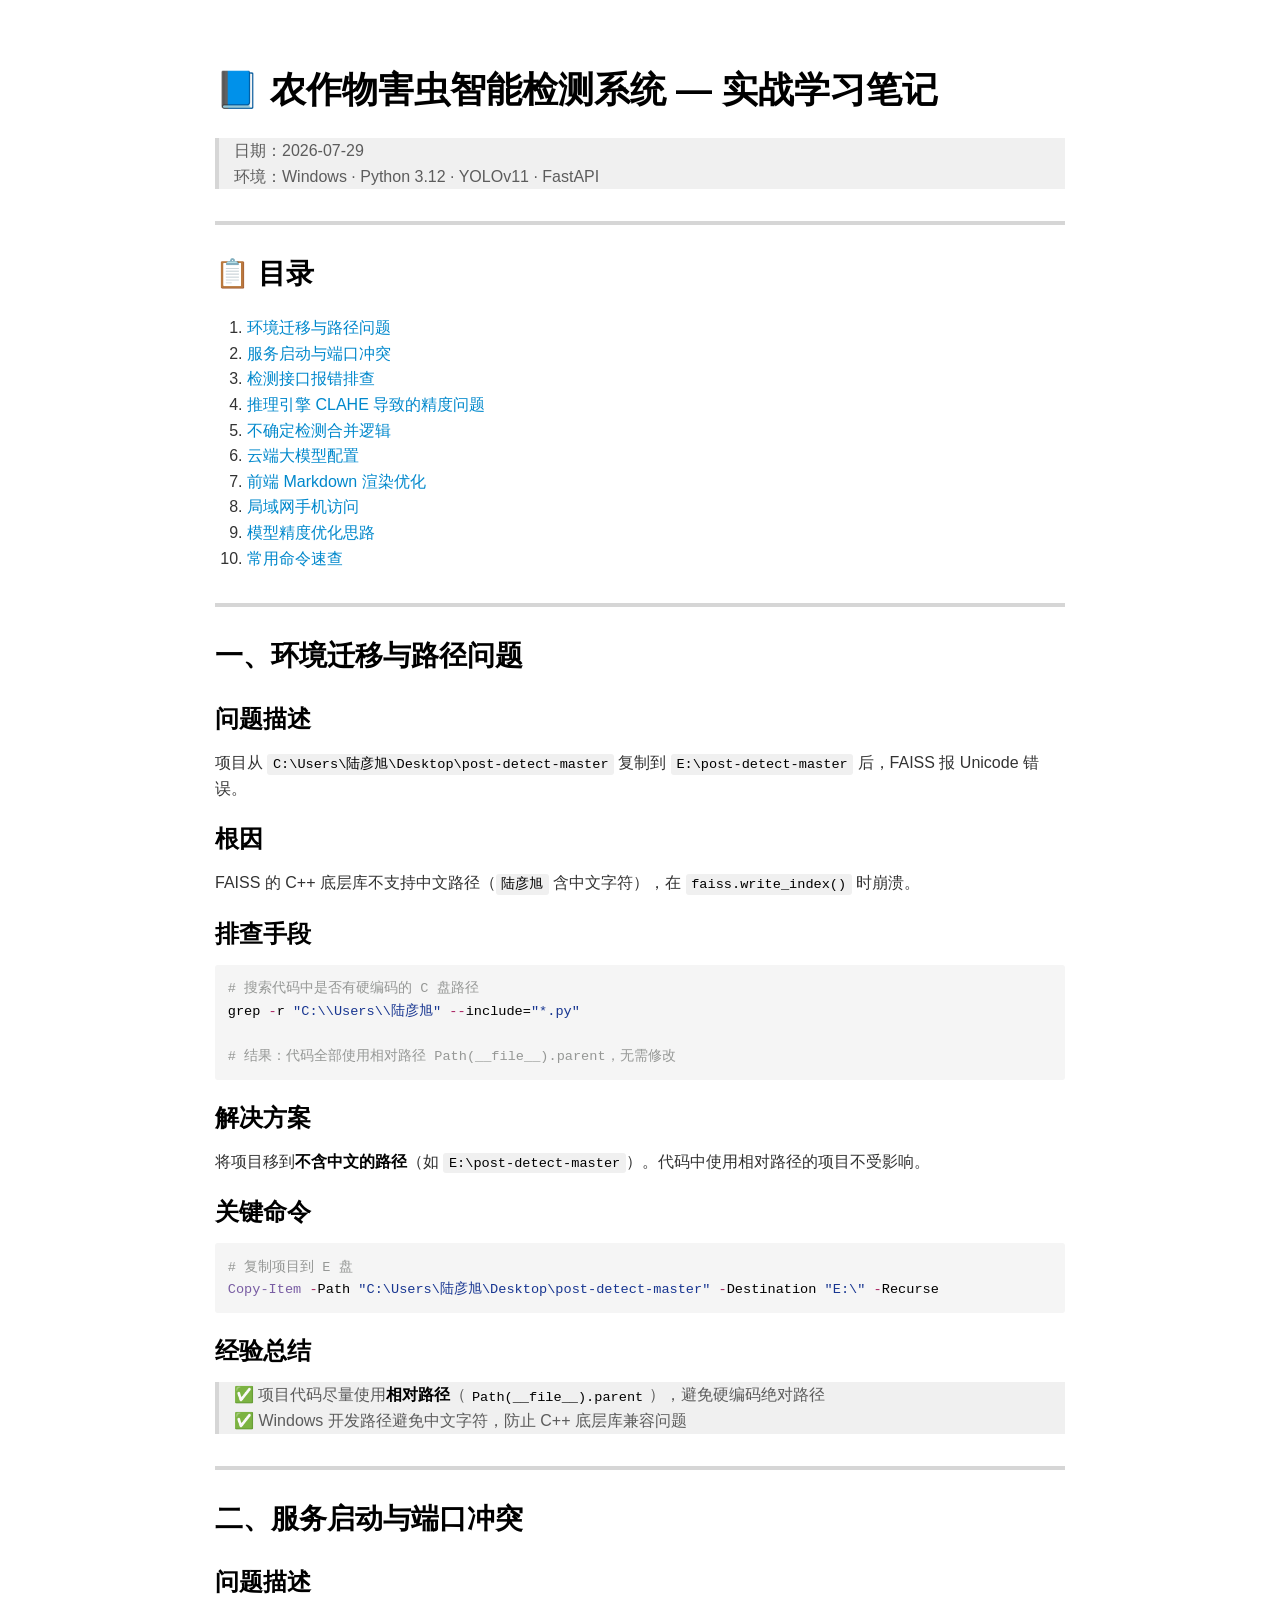
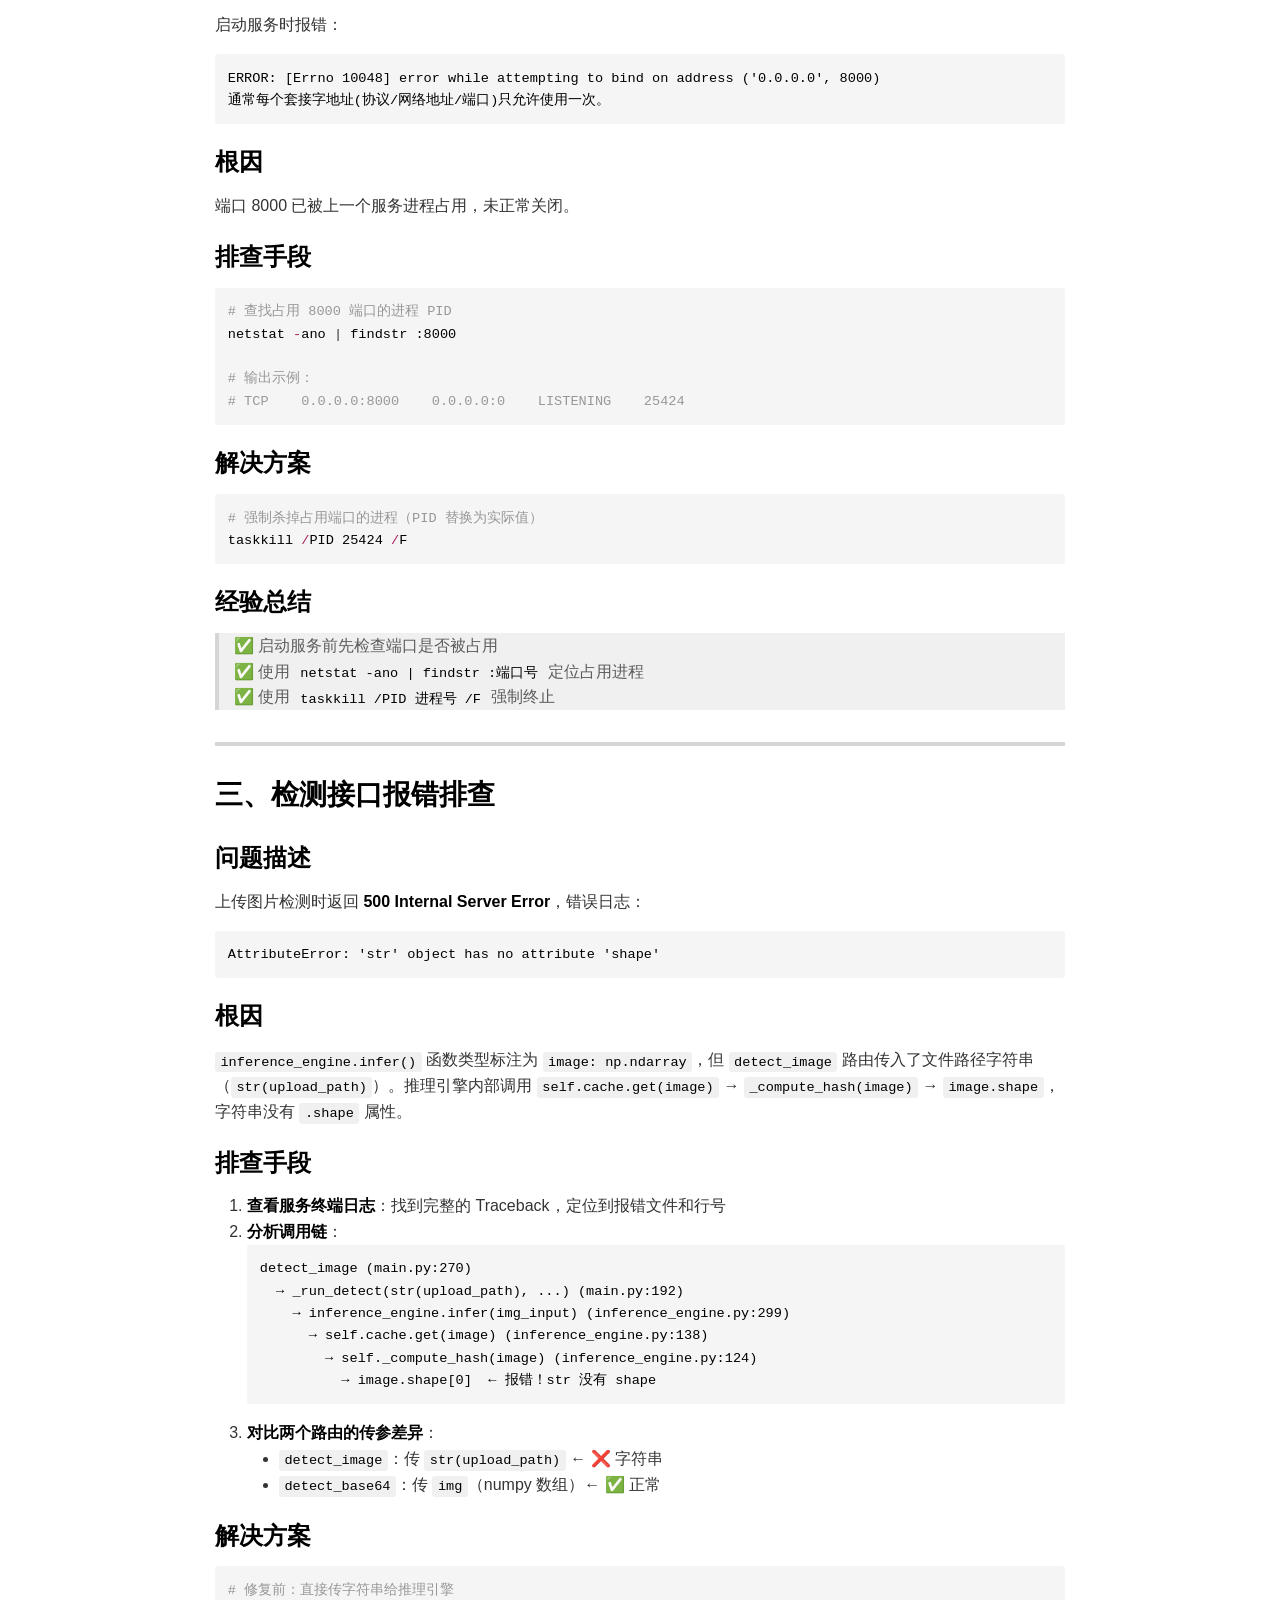
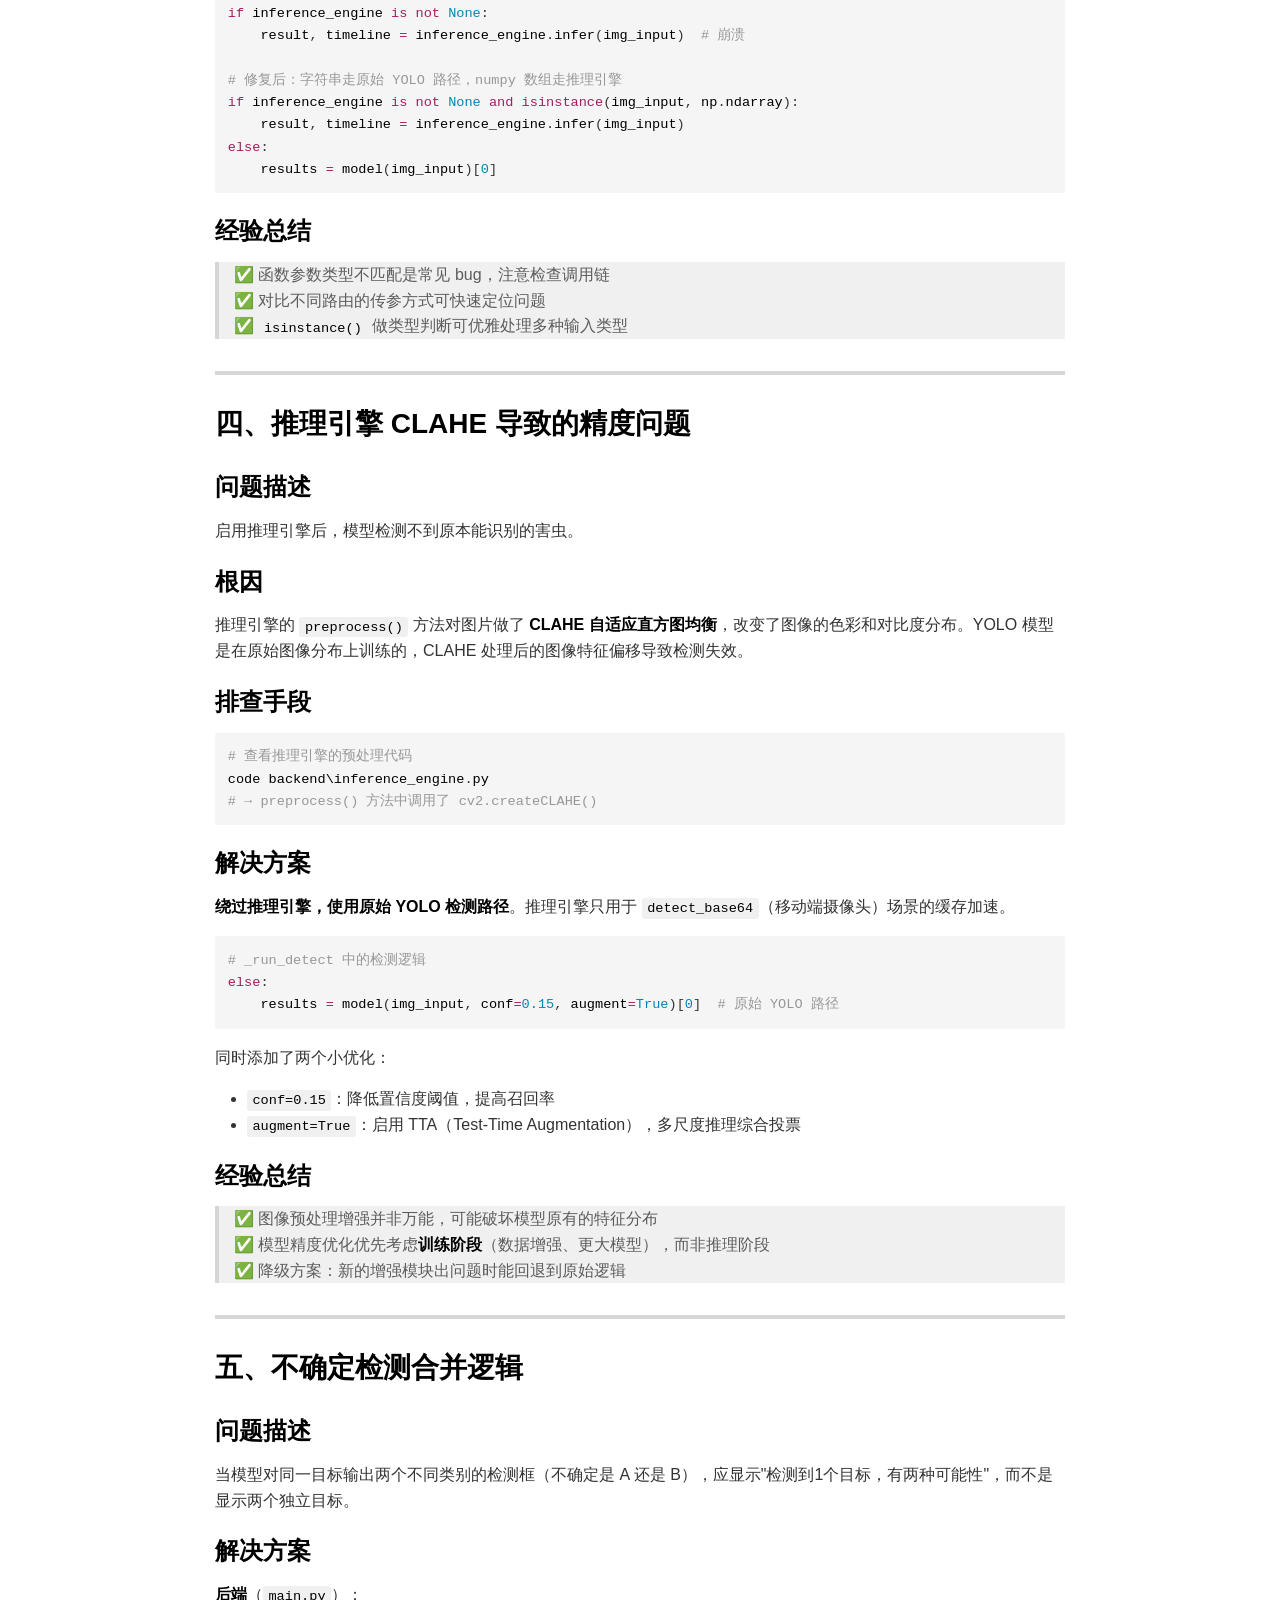
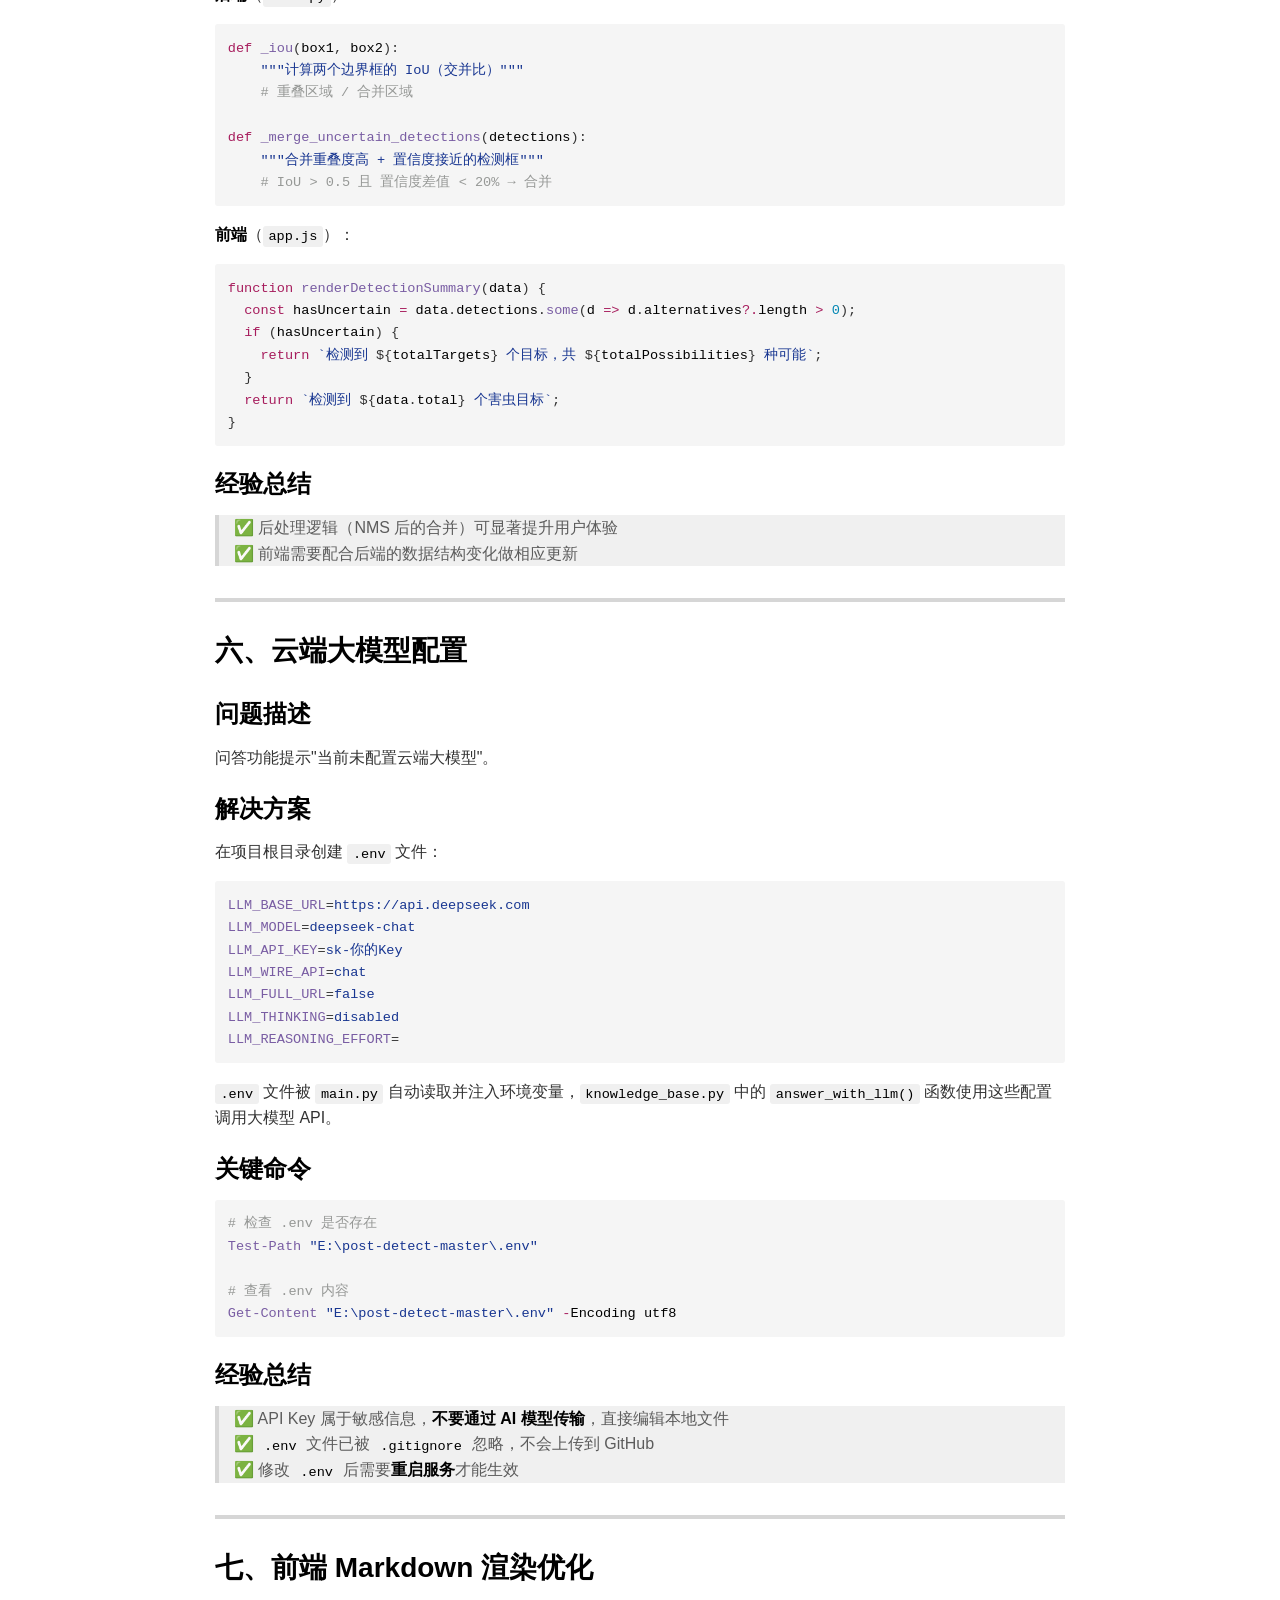
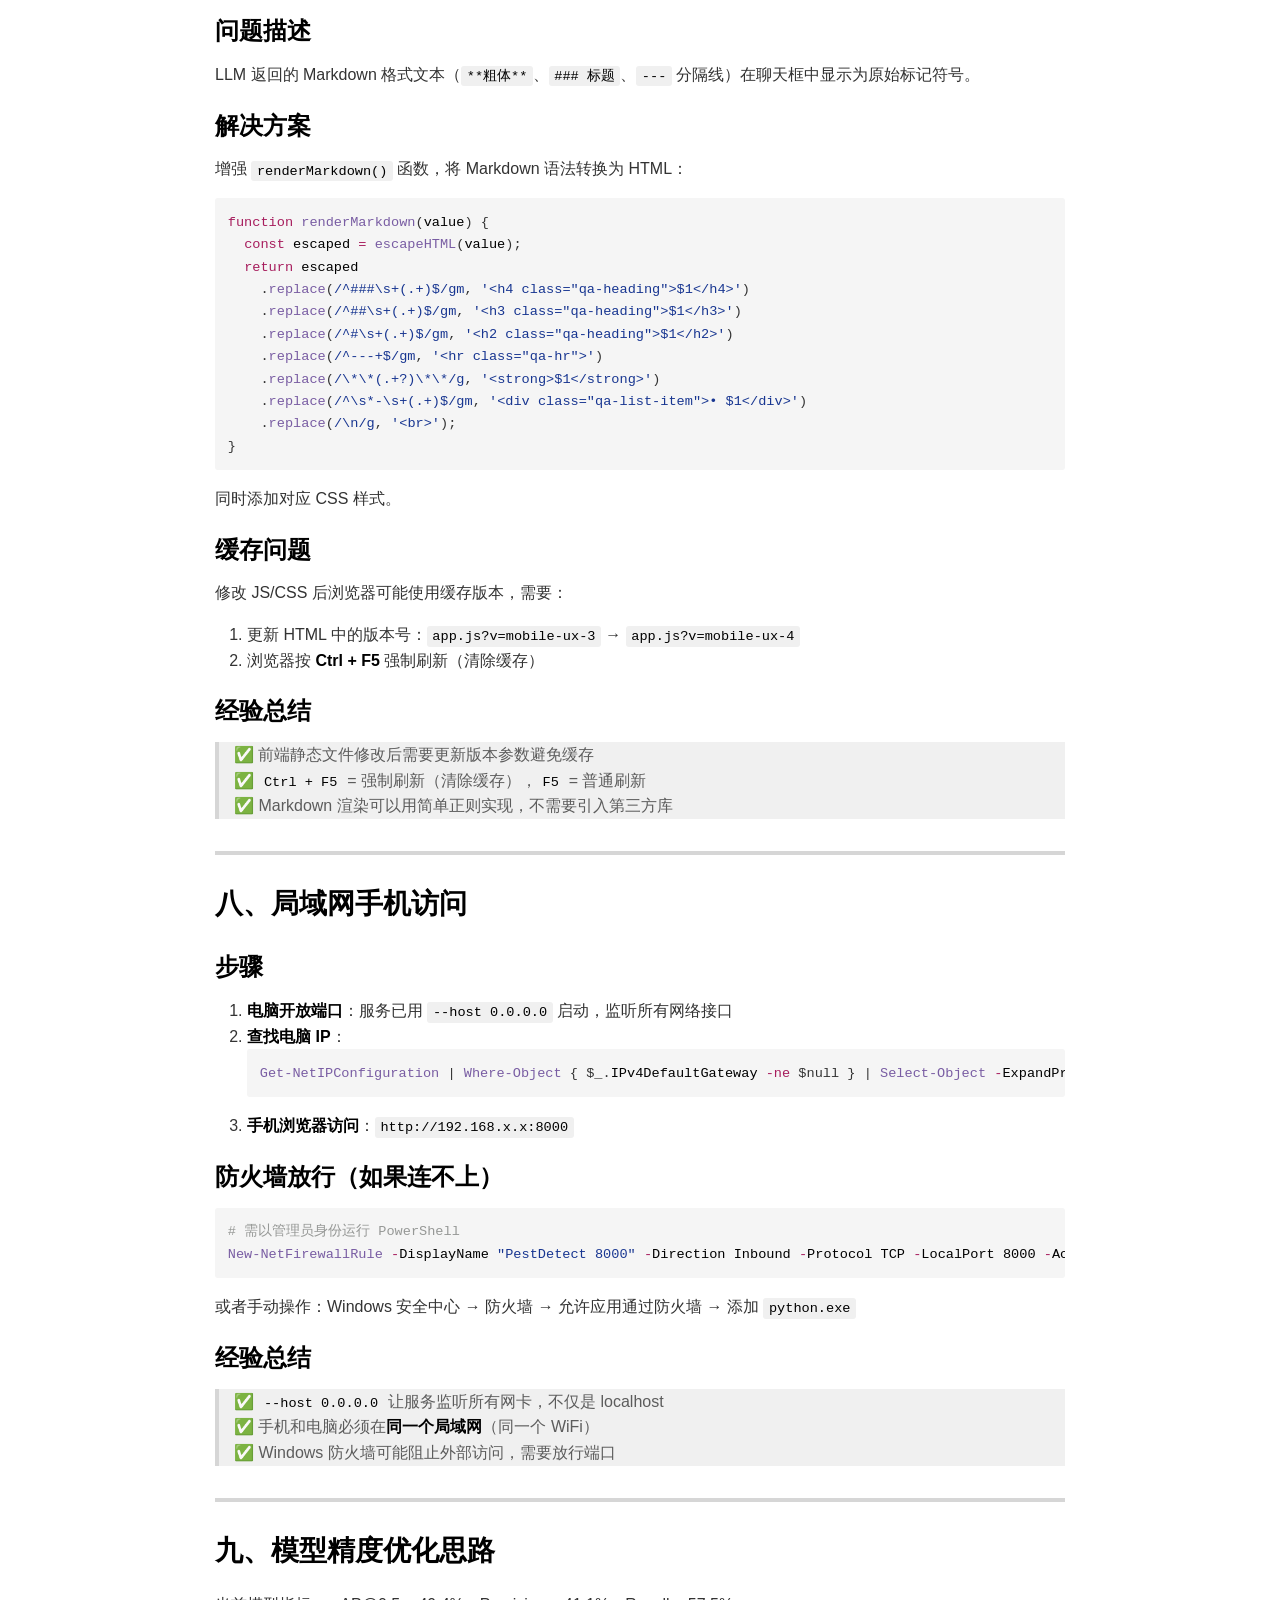
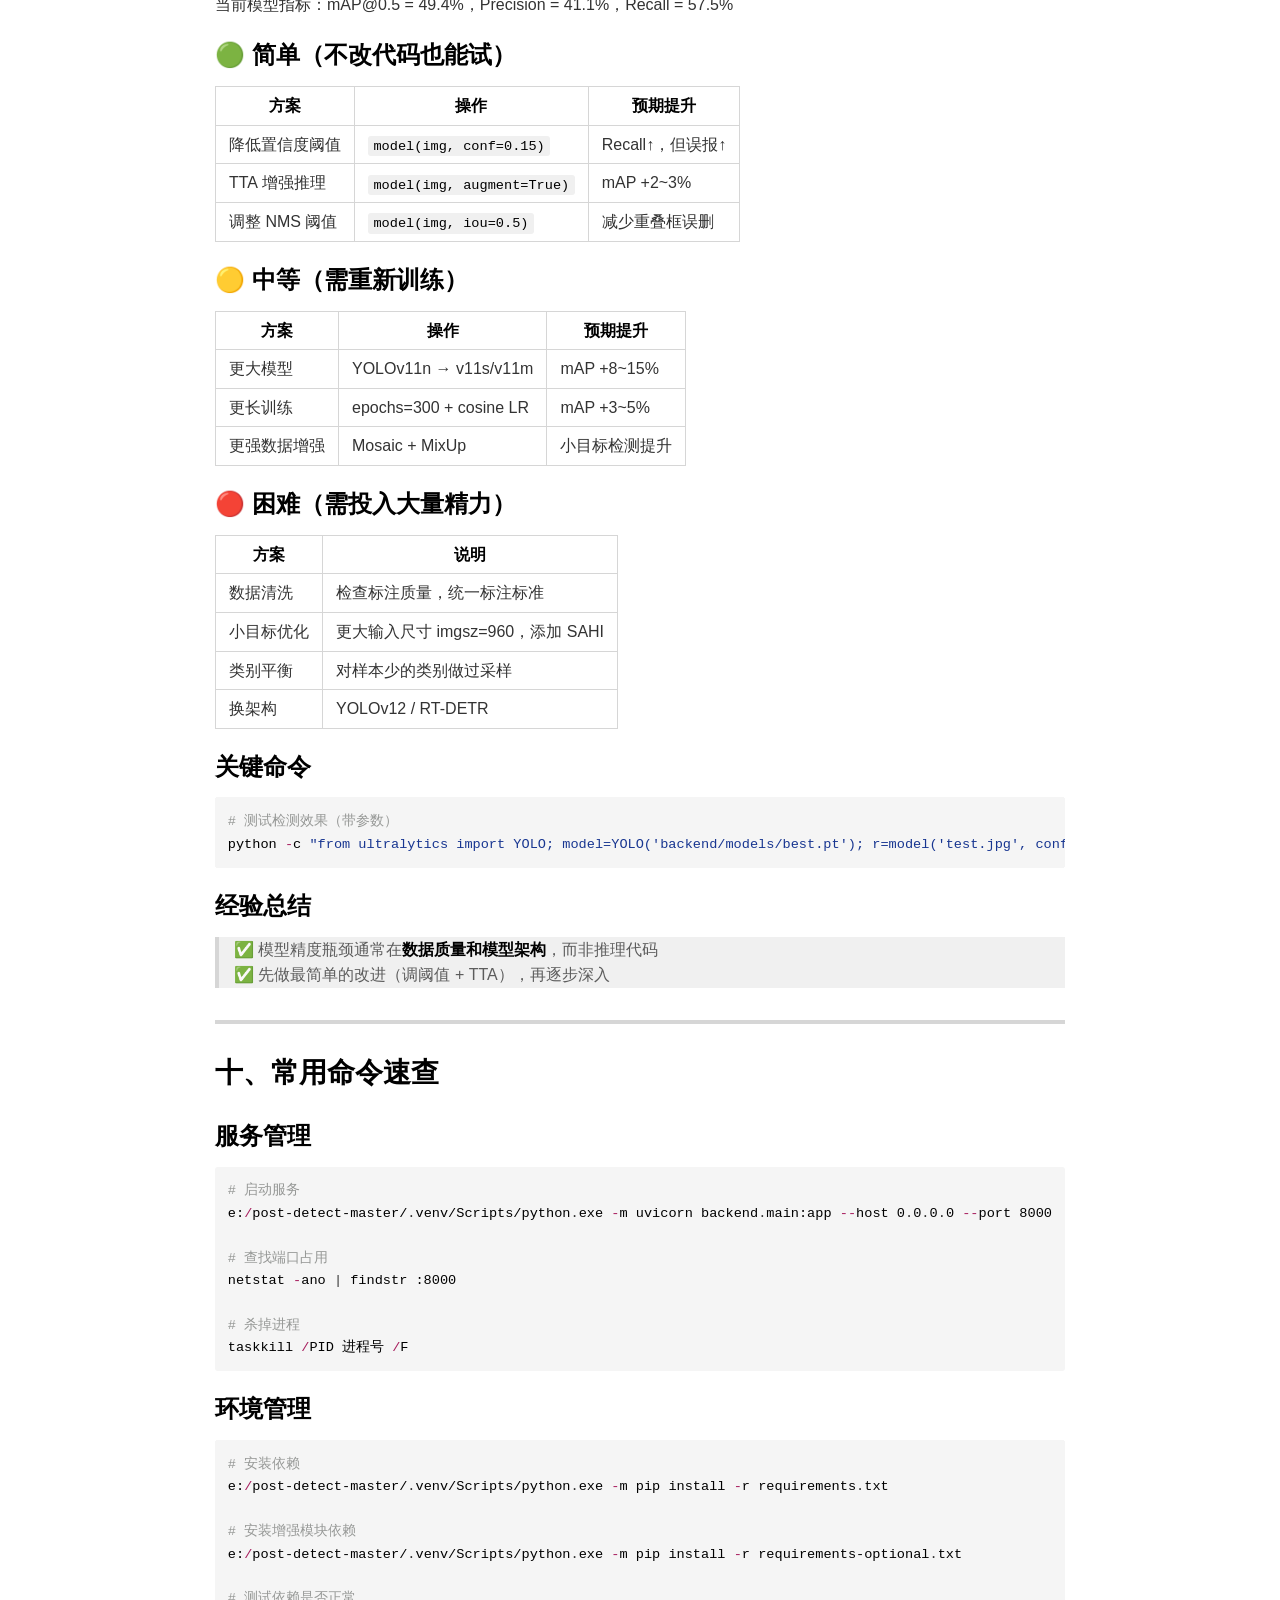
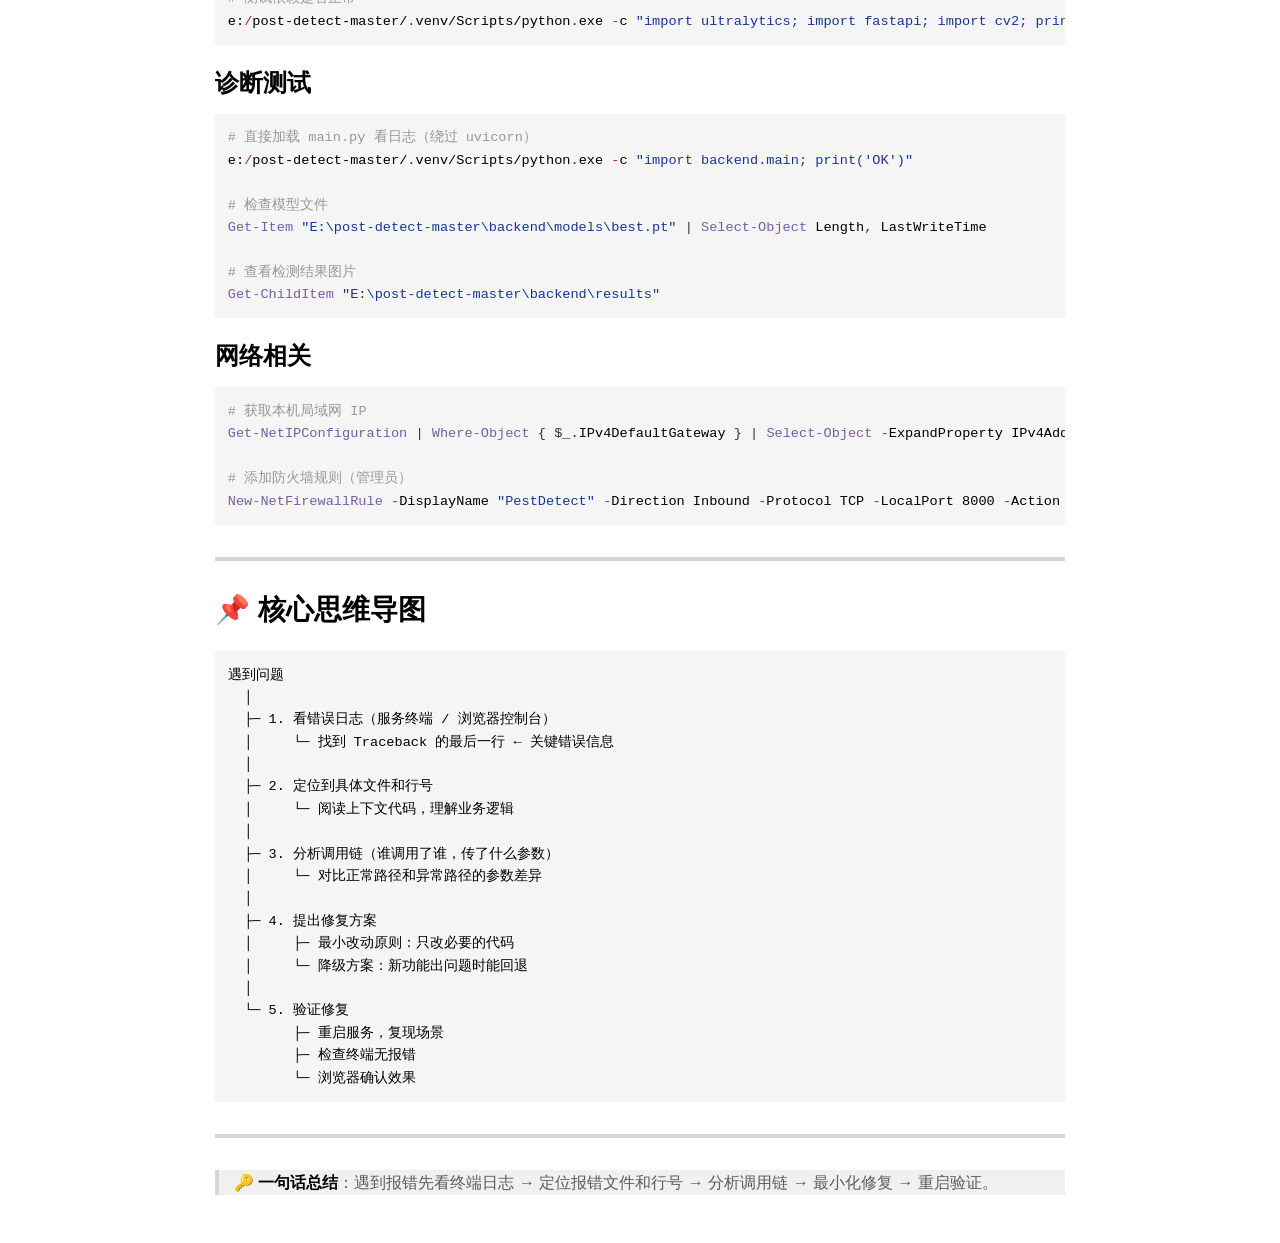
<file: docs/_archive/learning-notes.html>
<!DOCTYPE html><html><head>
      <title>learning-notes</title>
      <meta charset="utf-8">
      <meta name="viewport" content="width=device-width, initial-scale=1.0">
      
      <link rel="stylesheet" href="file:///c:\Users\陆彦旭\.vscode\extensions\shd101wyy.markdown-preview-enhanced-0.8.30\crossnote\dependencies\katex\katex.min.css">
      
      
      
      
      
      
      
      <style>
      code[class*=language-],pre[class*=language-]{color:#333;background:0 0;font-family:Consolas,"Liberation Mono",Menlo,Courier,monospace;text-align:left;white-space:pre;word-spacing:normal;word-break:normal;word-wrap:normal;line-height:1.4;-moz-tab-size:8;-o-tab-size:8;tab-size:8;-webkit-hyphens:none;-moz-hyphens:none;-ms-hyphens:none;hyphens:none}pre[class*=language-]{padding:.8em;overflow:auto;border-radius:3px;background:#f5f5f5}:not(pre)>code[class*=language-]{padding:.1em;border-radius:.3em;white-space:normal;background:#f5f5f5}.token.blockquote,.token.comment{color:#969896}.token.cdata{color:#183691}.token.doctype,.token.macro.property,.token.punctuation,.token.variable{color:#333}.token.builtin,.token.important,.token.keyword,.token.operator,.token.rule{color:#a71d5d}.token.attr-value,.token.regex,.token.string,.token.url{color:#183691}.token.atrule,.token.boolean,.token.code,.token.command,.token.constant,.token.entity,.token.number,.token.property,.token.symbol{color:#0086b3}.token.prolog,.token.selector,.token.tag{color:#63a35c}.token.attr-name,.token.class,.token.class-name,.token.function,.token.id,.token.namespace,.token.pseudo-class,.token.pseudo-element,.token.url-reference .token.variable{color:#795da3}.token.entity{cursor:help}.token.title,.token.title .token.punctuation{font-weight:700;color:#1d3e81}.token.list{color:#ed6a43}.token.inserted{background-color:#eaffea;color:#55a532}.token.deleted{background-color:#ffecec;color:#bd2c00}.token.bold{font-weight:700}.token.italic{font-style:italic}.language-json .token.property{color:#183691}.language-markup .token.tag .token.punctuation{color:#333}.language-css .token.function,code.language-css{color:#0086b3}.language-yaml .token.atrule{color:#63a35c}code.language-yaml{color:#183691}.language-ruby .token.function{color:#333}.language-markdown .token.url{color:#795da3}.language-makefile .token.symbol{color:#795da3}.language-makefile .token.variable{color:#183691}.language-makefile .token.builtin{color:#0086b3}.language-bash .token.keyword{color:#0086b3}pre[data-line]{position:relative;padding:1em 0 1em 3em}pre[data-line] .line-highlight-wrapper{position:absolute;top:0;left:0;background-color:transparent;display:block;width:100%}pre[data-line] .line-highlight{position:absolute;left:0;right:0;padding:inherit 0;margin-top:1em;background:hsla(24,20%,50%,.08);background:linear-gradient(to right,hsla(24,20%,50%,.1) 70%,hsla(24,20%,50%,0));pointer-events:none;line-height:inherit;white-space:pre}pre[data-line] .line-highlight:before,pre[data-line] .line-highlight[data-end]:after{content:attr(data-start);position:absolute;top:.4em;left:.6em;min-width:1em;padding:0 .5em;background-color:hsla(24,20%,50%,.4);color:#f4f1ef;font:bold 65%/1.5 sans-serif;text-align:center;vertical-align:.3em;border-radius:999px;text-shadow:none;box-shadow:0 1px #fff}pre[data-line] .line-highlight[data-end]:after{content:attr(data-end);top:auto;bottom:.4em}html body{font-family:'Helvetica Neue',Helvetica,'Segoe UI',Arial,freesans,sans-serif;font-size:16px;line-height:1.6;color:#333;background-color:#fff;overflow:initial;box-sizing:border-box;word-wrap:break-word}html body>:first-child{margin-top:0}html body h1,html body h2,html body h3,html body h4,html body h5,html body h6{line-height:1.2;margin-top:1em;margin-bottom:16px;color:#000}html body h1{font-size:2.25em;font-weight:300;padding-bottom:.3em}html body h2{font-size:1.75em;font-weight:400;padding-bottom:.3em}html body h3{font-size:1.5em;font-weight:500}html body h4{font-size:1.25em;font-weight:600}html body h5{font-size:1.1em;font-weight:600}html body h6{font-size:1em;font-weight:600}html body h1,html body h2,html body h3,html body h4,html body h5{font-weight:600}html body h5{font-size:1em}html body h6{color:#5c5c5c}html body strong{color:#000}html body del{color:#5c5c5c}html body a:not([href]){color:inherit;text-decoration:none}html body a{color:#08c;text-decoration:none}html body a:hover{color:#00a3f5;text-decoration:none}html body img{max-width:100%}html body>p{margin-top:0;margin-bottom:16px;word-wrap:break-word}html body>ol,html body>ul{margin-bottom:16px}html body ol,html body ul{padding-left:2em}html body ol.no-list,html body ul.no-list{padding:0;list-style-type:none}html body ol ol,html body ol ul,html body ul ol,html body ul ul{margin-top:0;margin-bottom:0}html body li{margin-bottom:0}html body li.task-list-item{list-style:none}html body li>p{margin-top:0;margin-bottom:0}html body .task-list-item-checkbox{margin:0 .2em .25em -1.8em;vertical-align:middle}html body .task-list-item-checkbox:hover{cursor:pointer}html body blockquote{margin:16px 0;font-size:inherit;padding:0 15px;color:#5c5c5c;background-color:#f0f0f0;border-left:4px solid #d6d6d6}html body blockquote>:first-child{margin-top:0}html body blockquote>:last-child{margin-bottom:0}html body hr{height:4px;margin:32px 0;background-color:#d6d6d6;border:0 none}html body table{margin:10px 0 15px 0;border-collapse:collapse;border-spacing:0;display:block;width:100%;overflow:auto;word-break:normal;word-break:keep-all}html body table th{font-weight:700;color:#000}html body table td,html body table th{border:1px solid #d6d6d6;padding:6px 13px}html body dl{padding:0}html body dl dt{padding:0;margin-top:16px;font-size:1em;font-style:italic;font-weight:700}html body dl dd{padding:0 16px;margin-bottom:16px}html body code{font-family:Menlo,Monaco,Consolas,'Courier New',monospace;font-size:.85em;color:#000;background-color:#f0f0f0;border-radius:3px;padding:.2em 0}html body code::after,html body code::before{letter-spacing:-.2em;content:'\00a0'}html body pre>code{padding:0;margin:0;word-break:normal;white-space:pre;background:0 0;border:0}html body .highlight{margin-bottom:16px}html body .highlight pre,html body pre{padding:1em;overflow:auto;line-height:1.45;border:#d6d6d6;border-radius:3px}html body .highlight pre{margin-bottom:0;word-break:normal}html body pre code,html body pre tt{display:inline;max-width:initial;padding:0;margin:0;overflow:initial;line-height:inherit;word-wrap:normal;background-color:transparent;border:0}html body pre code:after,html body pre code:before,html body pre tt:after,html body pre tt:before{content:normal}html body blockquote,html body dl,html body ol,html body p,html body pre,html body ul{margin-top:0;margin-bottom:16px}html body kbd{color:#000;border:1px solid #d6d6d6;border-bottom:2px solid #c7c7c7;padding:2px 4px;background-color:#f0f0f0;border-radius:3px}@media print{html body{background-color:#fff}html body h1,html body h2,html body h3,html body h4,html body h5,html body h6{color:#000;page-break-after:avoid}html body blockquote{color:#5c5c5c}html body pre{page-break-inside:avoid}html body table{display:table}html body img{display:block;max-width:100%;max-height:100%}html body code,html body pre{word-wrap:break-word;white-space:pre}}.markdown-preview{width:100%;height:100%;box-sizing:border-box}.markdown-preview ul{list-style:disc}.markdown-preview ul ul{list-style:circle}.markdown-preview ul ul ul{list-style:square}.markdown-preview ol{list-style:decimal}.markdown-preview ol ol,.markdown-preview ul ol{list-style-type:lower-roman}.markdown-preview ol ol ol,.markdown-preview ol ul ol,.markdown-preview ul ol ol,.markdown-preview ul ul ol{list-style-type:lower-alpha}.markdown-preview .newpage,.markdown-preview .pagebreak{page-break-before:always}.markdown-preview pre.line-numbers{position:relative;padding-left:3.8em;counter-reset:linenumber}.markdown-preview pre.line-numbers>code{position:relative}.markdown-preview pre.line-numbers .line-numbers-rows{position:absolute;pointer-events:none;top:1em;font-size:100%;left:0;width:3em;letter-spacing:-1px;border-right:1px solid #999;-webkit-user-select:none;-moz-user-select:none;-ms-user-select:none;user-select:none}.markdown-preview pre.line-numbers .line-numbers-rows>span{pointer-events:none;display:block;counter-increment:linenumber}.markdown-preview pre.line-numbers .line-numbers-rows>span:before{content:counter(linenumber);color:#999;display:block;padding-right:.8em;text-align:right}.markdown-preview .mathjax-exps .MathJax_Display{text-align:center!important}.markdown-preview:not([data-for=preview]) .code-chunk .code-chunk-btn-group{display:none}.markdown-preview:not([data-for=preview]) .code-chunk .status{display:none}.markdown-preview:not([data-for=preview]) .code-chunk .output-div{margin-bottom:16px}.markdown-preview .md-toc{padding:0}.markdown-preview .md-toc .md-toc-details{margin:0;padding:0;border:none}.markdown-preview .md-toc summary.md-toc-link-wrapper{cursor:pointer;list-style-position:outside}.markdown-preview .md-toc summary.md-toc-link-wrapper::marker{font-size:.85em}.markdown-preview .md-toc .md-toc-link-wrapper .md-toc-link{display:inline;padding:.25rem 0}.markdown-preview .md-toc .md-toc-link-wrapper .md-toc-link div,.markdown-preview .md-toc .md-toc-link-wrapper .md-toc-link p{display:inline}.markdown-preview .md-toc .md-toc-link-wrapper.highlighted .md-toc-link{font-weight:800}.markdown-preview .md-toc .md-toc-link-wrapper[data-level='0']{margin-left:12px}.markdown-preview .md-toc .md-toc-link-wrapper[data-level='1']{margin-left:28px}.markdown-preview .md-toc .md-toc-link-wrapper[data-level='2']{margin-left:44px}.markdown-preview .md-toc .md-toc-link-wrapper[data-level='3']{margin-left:60px}.markdown-preview .md-toc .md-toc-link-wrapper[data-level='4']{margin-left:76px}.markdown-preview .md-toc .md-toc-link-wrapper[data-level='5']{margin-left:80px}.markdown-preview a.tag,.markdown-preview a.tag:active,.markdown-preview a.tag:link,.markdown-preview a.tag:visited,.markdown-preview span.tag:not(.token){display:inline-block;background-color:var(--vscode-badge-background,rgba(127,127,127,.18));color:var(--vscode-badge-foreground,currentColor);border-radius:2em;font-size:.85em;font-weight:500;padding:.05em .55em;line-height:1.5;white-space:nowrap;text-decoration:none;text-shadow:none;box-shadow:none;transition:background-color .12s ease,opacity .12s ease}.markdown-preview a.tag{cursor:pointer}.markdown-preview a.tag:focus,.markdown-preview a.tag:hover{background-color:var(--vscode-badge-background,rgba(127,127,127,.32));color:var(--vscode-badge-foreground,currentColor);opacity:.85;text-decoration:none;outline:0}.markdown-preview .wikilink-embed-content{border-left:3px solid var(--vscode-textBlockQuote-border,rgba(128,128,128,.3));background:var(--vscode-textBlockQuote-background,rgba(128,128,128,.05));margin:.5em 0;padding:.5em .75em;border-radius:0 3px 3px 0}.markdown-preview .wikilink-embed-content.wikilink-embed-error{border-left-color:var(--vscode-errorForeground,#cf222e);color:var(--vscode-errorForeground,#cf222e);font-style:italic;opacity:.8}.markdown-preview .wikilink-embed-content h1:first-child,.markdown-preview .wikilink-embed-content h2:first-child,.markdown-preview .wikilink-embed-content h3:first-child,.markdown-preview .wikilink-embed-content h4:first-child,.markdown-preview .wikilink-embed-content h5:first-child,.markdown-preview .wikilink-embed-content h6:first-child{margin-top:.25em}.markdown-preview .wikilink-embed-content .wikilink-embed-content{margin:.25em 0;padding:.25em .5em}.markdown-preview .block-id{display:none}.scrollbar-style::-webkit-scrollbar{width:8px}.scrollbar-style::-webkit-scrollbar-track{border-radius:10px;background-color:transparent}.scrollbar-style::-webkit-scrollbar-thumb{border-radius:5px;background-color:var(--vscode-scrollbarSlider-background,rgba(150,150,150,.66));border:4px solid var(--vscode-scrollbarSlider-background,rgba(150,150,150,.66));background-clip:content-box}.scrollbar-style::-webkit-scrollbar-thumb:hover{background-color:var(--vscode-scrollbarSlider-hoverBackground,rgba(120,120,120,.66))}html body[for=html-export]:not([data-presentation-mode]){position:relative;width:100%;height:100%;top:0;left:0;margin:0;padding:0;overflow:auto}html body[for=html-export]:not([data-presentation-mode]) .markdown-preview{position:relative;top:0;min-height:100vh}@media screen and (min-width:914px){html body[for=html-export]:not([data-presentation-mode]) .markdown-preview{padding:2em calc(50% - 457px + 2em)}}@media screen and (max-width:914px){html body[for=html-export]:not([data-presentation-mode]) .markdown-preview{padding:2em}}@media screen and (max-width:450px){html body[for=html-export]:not([data-presentation-mode]) .markdown-preview{font-size:14px!important;padding:1em}}@media print{html body[for=html-export]:not([data-presentation-mode]) #sidebar-toc-btn{display:none}}html body[for=html-export]:not([data-presentation-mode]) #sidebar-toc-btn{position:fixed;bottom:8px;left:8px;font-size:28px;cursor:pointer;color:inherit;z-index:99;width:32px;text-align:center;opacity:.4}html body[for=html-export]:not([data-presentation-mode])[html-show-sidebar-toc] #sidebar-toc-btn{opacity:1}html body[for=html-export]:not([data-presentation-mode])[html-show-sidebar-toc] .md-sidebar-toc{position:fixed;top:0;left:0;width:300px;height:100%;padding:32px 0 48px 0;font-size:14px;box-shadow:0 0 4px rgba(150,150,150,.33);box-sizing:border-box;overflow:auto;background-color:inherit}html body[for=html-export]:not([data-presentation-mode])[html-show-sidebar-toc] .md-sidebar-toc::-webkit-scrollbar{width:8px}html body[for=html-export]:not([data-presentation-mode])[html-show-sidebar-toc] .md-sidebar-toc::-webkit-scrollbar-track{border-radius:10px;background-color:transparent}html body[for=html-export]:not([data-presentation-mode])[html-show-sidebar-toc] .md-sidebar-toc::-webkit-scrollbar-thumb{border-radius:5px;background-color:var(--vscode-scrollbarSlider-background,rgba(150,150,150,.66));border:4px solid var(--vscode-scrollbarSlider-background,rgba(150,150,150,.66));background-clip:content-box}html body[for=html-export]:not([data-presentation-mode])[html-show-sidebar-toc] .md-sidebar-toc::-webkit-scrollbar-thumb:hover{background-color:var(--vscode-scrollbarSlider-hoverBackground,rgba(120,120,120,.66))}html body[for=html-export]:not([data-presentation-mode])[html-show-sidebar-toc] .md-sidebar-toc a{text-decoration:none}html body[for=html-export]:not([data-presentation-mode])[html-show-sidebar-toc] .md-sidebar-toc .md-toc{padding:0 16px}html body[for=html-export]:not([data-presentation-mode])[html-show-sidebar-toc] .md-sidebar-toc .md-toc .md-toc-details{margin:0;padding:0;border:none}html body[for=html-export]:not([data-presentation-mode])[html-show-sidebar-toc] .md-sidebar-toc .md-toc .md-toc-link-wrapper .md-toc-link{display:inline;padding:.25rem 0}html body[for=html-export]:not([data-presentation-mode])[html-show-sidebar-toc] .md-sidebar-toc .md-toc .md-toc-link-wrapper .md-toc-link div,html body[for=html-export]:not([data-presentation-mode])[html-show-sidebar-toc] .md-sidebar-toc .md-toc .md-toc-link-wrapper .md-toc-link p{display:inline}html body[for=html-export]:not([data-presentation-mode])[html-show-sidebar-toc] .md-sidebar-toc .md-toc .md-toc-link-wrapper.highlighted .md-toc-link{font-weight:800}html body[for=html-export]:not([data-presentation-mode])[html-show-sidebar-toc] .md-sidebar-toc .md-toc .md-toc-link-wrapper[data-level='0']{padding-left:0}html body[for=html-export]:not([data-presentation-mode])[html-show-sidebar-toc] .md-sidebar-toc .md-toc .md-toc-link-wrapper[data-level='1']{padding-left:16px}html body[for=html-export]:not([data-presentation-mode])[html-show-sidebar-toc] .md-sidebar-toc .md-toc .md-toc-link-wrapper[data-level='2']{padding-left:32px}html body[for=html-export]:not([data-presentation-mode])[html-show-sidebar-toc] .md-sidebar-toc .md-toc .md-toc-link-wrapper[data-level='3']{padding-left:48px}html body[for=html-export]:not([data-presentation-mode])[html-show-sidebar-toc] .md-sidebar-toc .md-toc .md-toc-link-wrapper[data-level='4']{padding-left:64px}html body[for=html-export]:not([data-presentation-mode])[html-show-sidebar-toc] .md-sidebar-toc .md-toc .md-toc-link-wrapper[data-level='5']{padding-left:80px}html body[for=html-export]:not([data-presentation-mode])[html-show-sidebar-toc] .markdown-preview{left:300px;width:calc(100% - 300px);padding:2em calc(50% - 457px - 300px / 2);margin:0;box-sizing:border-box}@media screen and (max-width:1274px){html body[for=html-export]:not([data-presentation-mode])[html-show-sidebar-toc] .markdown-preview{padding:2em}}@media screen and (max-width:450px){html body[for=html-export]:not([data-presentation-mode])[html-show-sidebar-toc] .markdown-preview{width:100%}}html body[for=html-export]:not([data-presentation-mode]):not([html-show-sidebar-toc]) .markdown-preview{left:50%;transform:translateX(-50%)}html body[for=html-export]:not([data-presentation-mode]):not([html-show-sidebar-toc]) .md-sidebar-toc{display:none}
/* Please visit the URL below for more information: */
/*   https://shd101wyy.github.io/markdown-preview-enhanced/#/customize-css */

      </style>
      <!-- The content below will be included at the end of the <head> element. -->
<script type="text/javascript">
  document.addEventListener("DOMContentLoaded", function () {
    // your code here
  });
</script>
    </head>
    <body for="html-export">
      <div class="crossnote markdown-preview  ">
      
<h1 id="-农作物害虫智能检测系统--实战学习笔记">📘 农作物害虫智能检测系统 — 实战学习笔记 </h1>
<blockquote>
<p>日期：2026-07-29<br>
环境：Windows · Python 3.12 · YOLOv11 · FastAPI</p>
</blockquote>
<hr>
<h2 id="-目录">📋 目录 </h2>
<ol>
<li><a href="#%E4%B8%80%E7%8E%AF%E5%A2%83%E8%BF%81%E7%A7%BB%E4%B8%8E%E8%B7%AF%E5%BE%84%E9%97%AE%E9%A2%98">环境迁移与路径问题</a></li>
<li><a href="#%E4%BA%8C%E6%9C%8D%E5%8A%A1%E5%90%AF%E5%8A%A8%E4%B8%8E%E7%AB%AF%E5%8F%A3%E5%86%B2%E7%AA%81">服务启动与端口冲突</a></li>
<li><a href="#%E4%B8%89%E6%A3%80%E6%B5%8B%E6%8E%A5%E5%8F%A3%E6%8A%A5%E9%94%99%E6%8E%92%E6%9F%A5">检测接口报错排查</a></li>
<li><a href="#%E5%9B%9B%E6%8E%A8%E7%90%86%E5%BC%95%E6%93%8E-clahe-%E5%AF%BC%E8%87%B4%E7%9A%84%E7%B2%BE%E5%BA%A6%E9%97%AE%E9%A2%98">推理引擎 CLAHE 导致的精度问题</a></li>
<li><a href="#%E4%BA%94%E4%B8%8D%E7%A1%AE%E5%AE%9A%E6%A3%80%E6%B5%8B%E5%90%88%E5%B9%B6%E9%80%BB%E8%BE%91">不确定检测合并逻辑</a></li>
<li><a href="#%E5%85%AD%E4%BA%91%E7%AB%AF%E5%A4%A7%E6%A8%A1%E5%9E%8B%E9%85%8D%E7%BD%AE">云端大模型配置</a></li>
<li><a href="#%E4%B8%83%E5%89%8D%E7%AB%AF-markdown-%E6%B8%B2%E6%9F%93%E4%BC%98%E5%8C%96">前端 Markdown 渲染优化</a></li>
<li><a href="#%E5%85%AB%E5%B1%80%E5%9F%9F%E7%BD%91%E6%89%8B%E6%9C%BA%E8%AE%BF%E9%97%AE">局域网手机访问</a></li>
<li><a href="#%E4%B9%9D%E6%A8%A1%E5%9E%8B%E7%B2%BE%E5%BA%A6%E4%BC%98%E5%8C%96%E6%80%9D%E8%B7%AF">模型精度优化思路</a></li>
<li><a href="#%E5%8D%81%E5%B8%B8%E7%94%A8%E5%91%BD%E4%BB%A4%E9%80%9F%E6%9F%A5">常用命令速查</a></li>
</ol>
<hr>
<h2 id="一-环境迁移与路径问题">一、环境迁移与路径问题 </h2>
<h3 id="问题描述">问题描述 </h3>
<p>项目从 <code>C:\Users\陆彦旭\Desktop\post-detect-master</code> 复制到 <code>E:\post-detect-master</code> 后，FAISS 报 Unicode 错误。</p>
<h3 id="根因">根因 </h3>
<p>FAISS 的 C++ 底层库不支持中文路径（<code>陆彦旭</code> 含中文字符），在 <code>faiss.write_index()</code> 时崩溃。</p>
<h3 id="排查手段">排查手段 </h3>
<pre data-role="codeBlock" data-info="powershell" class="language-powershell powershell"><code><span class="token comment"># 搜索代码中是否有硬编码的 C 盘路径</span>
grep <span class="token operator">-</span>r <span class="token string">"C:\\Users\\陆彦旭"</span> <span class="token operator">--</span>include=<span class="token string">"*.py"</span>

<span class="token comment"># 结果：代码全部使用相对路径 Path(__file__).parent，无需修改</span>
</code></pre><h3 id="解决方案">解决方案 </h3>
<p>将项目移到<strong>不含中文的路径</strong>（如 <code>E:\post-detect-master</code>）。代码中使用相对路径的项目不受影响。</p>
<h3 id="关键命令">关键命令 </h3>
<pre data-role="codeBlock" data-info="powershell" class="language-powershell powershell"><code><span class="token comment"># 复制项目到 E 盘</span>
<span class="token function">Copy-Item</span> <span class="token operator">-</span>Path <span class="token string">"C:\Users\陆彦旭\Desktop\post-detect-master"</span> <span class="token operator">-</span>Destination <span class="token string">"E:\"</span> <span class="token operator">-</span>Recurse
</code></pre><h3 id="经验总结">经验总结 </h3>
<blockquote>
<p>✅ 项目代码尽量使用<strong>相对路径</strong>（<code>Path(__file__).parent</code>），避免硬编码绝对路径<br>
✅ Windows 开发路径避免中文字符，防止 C++ 底层库兼容问题</p>
</blockquote>
<hr>
<h2 id="二-服务启动与端口冲突">二、服务启动与端口冲突 </h2>
<h3 id="问题描述-1">问题描述 </h3>
<p>启动服务时报错：</p>
<pre data-role="codeBlock" data-info="" class="language-text"><code>ERROR: [Errno 10048] error while attempting to bind on address ('0.0.0.0', 8000)
通常每个套接字地址(协议/网络地址/端口)只允许使用一次。
</code></pre><h3 id="根因-1">根因 </h3>
<p>端口 8000 已被上一个服务进程占用，未正常关闭。</p>
<h3 id="排查手段-1">排查手段 </h3>
<pre data-role="codeBlock" data-info="powershell" class="language-powershell powershell"><code><span class="token comment"># 查找占用 8000 端口的进程 PID</span>
netstat <span class="token operator">-</span>ano <span class="token punctuation">|</span> findstr :8000

<span class="token comment"># 输出示例：</span>
<span class="token comment"># TCP    0.0.0.0:8000    0.0.0.0:0    LISTENING    25424</span>
</code></pre><h3 id="解决方案-1">解决方案 </h3>
<pre data-role="codeBlock" data-info="powershell" class="language-powershell powershell"><code><span class="token comment"># 强制杀掉占用端口的进程（PID 替换为实际值）</span>
taskkill <span class="token operator">/</span>PID 25424 <span class="token operator">/</span>F
</code></pre><h3 id="经验总结-1">经验总结 </h3>
<blockquote>
<p>✅ 启动服务前先检查端口是否被占用<br>
✅ 使用 <code>netstat -ano | findstr :端口号</code> 定位占用进程<br>
✅ 使用 <code>taskkill /PID 进程号 /F</code> 强制终止</p>
</blockquote>
<hr>
<h2 id="三-检测接口报错排查">三、检测接口报错排查 </h2>
<h3 id="问题描述-2">问题描述 </h3>
<p>上传图片检测时返回 <strong>500 Internal Server Error</strong>，错误日志：</p>
<pre data-role="codeBlock" data-info="" class="language-text"><code>AttributeError: 'str' object has no attribute 'shape'
</code></pre><h3 id="根因-2">根因 </h3>
<p><code>inference_engine.infer()</code> 函数类型标注为 <code>image: np.ndarray</code>，但 <code>detect_image</code> 路由传入了文件路径字符串（<code>str(upload_path)</code>）。推理引擎内部调用 <code>self.cache.get(image)</code> → <code>_compute_hash(image)</code> → <code>image.shape</code>，字符串没有 <code>.shape</code> 属性。</p>
<h3 id="排查手段-2">排查手段 </h3>
<ol>
<li><strong>查看服务终端日志</strong>：找到完整的 Traceback，定位到报错文件和行号</li>
<li><strong>分析调用链</strong>：<pre data-role="codeBlock" data-info="" class="language-text"><code>detect_image (main.py:270)
  → _run_detect(str(upload_path), ...) (main.py:192)
    → inference_engine.infer(img_input) (inference_engine.py:299)
      → self.cache.get(image) (inference_engine.py:138)
        → self._compute_hash(image) (inference_engine.py:124)
          → image.shape[0]  ← 报错！str 没有 shape
</code></pre>
</li>
<li><strong>对比两个路由的传参差异</strong>：
<ul>
<li><code>detect_image</code>：传 <code>str(upload_path)</code> ← ❌ 字符串</li>
<li><code>detect_base64</code>：传 <code>img</code>（numpy 数组）← ✅ 正常</li>
</ul>
</li>
</ol>
<h3 id="解决方案-2">解决方案 </h3>
<pre data-role="codeBlock" data-info="python" class="language-python python"><code><span class="token comment"># 修复前：直接传字符串给推理引擎</span>
<span class="token keyword keyword-if">if</span> inference_engine <span class="token keyword keyword-is">is</span> <span class="token keyword keyword-not">not</span> <span class="token boolean">None</span><span class="token punctuation">:</span>
    result<span class="token punctuation">,</span> timeline <span class="token operator">=</span> inference_engine<span class="token punctuation">.</span>infer<span class="token punctuation">(</span>img_input<span class="token punctuation">)</span>  <span class="token comment"># 崩溃</span>

<span class="token comment"># 修复后：字符串走原始 YOLO 路径，numpy 数组走推理引擎</span>
<span class="token keyword keyword-if">if</span> inference_engine <span class="token keyword keyword-is">is</span> <span class="token keyword keyword-not">not</span> <span class="token boolean">None</span> <span class="token keyword keyword-and">and</span> <span class="token builtin">isinstance</span><span class="token punctuation">(</span>img_input<span class="token punctuation">,</span> np<span class="token punctuation">.</span>ndarray<span class="token punctuation">)</span><span class="token punctuation">:</span>
    result<span class="token punctuation">,</span> timeline <span class="token operator">=</span> inference_engine<span class="token punctuation">.</span>infer<span class="token punctuation">(</span>img_input<span class="token punctuation">)</span>
<span class="token keyword keyword-else">else</span><span class="token punctuation">:</span>
    results <span class="token operator">=</span> model<span class="token punctuation">(</span>img_input<span class="token punctuation">)</span><span class="token punctuation">[</span><span class="token number">0</span><span class="token punctuation">]</span>
</code></pre><h3 id="经验总结-2">经验总结 </h3>
<blockquote>
<p>✅ 函数参数类型不匹配是常见 bug，注意检查调用链<br>
✅ 对比不同路由的传参方式可快速定位问题<br>
✅ <code>isinstance()</code> 做类型判断可优雅处理多种输入类型</p>
</blockquote>
<hr>
<h2 id="四-推理引擎-clahe-导致的精度问题">四、推理引擎 CLAHE 导致的精度问题 </h2>
<h3 id="问题描述-3">问题描述 </h3>
<p>启用推理引擎后，模型检测不到原本能识别的害虫。</p>
<h3 id="根因-3">根因 </h3>
<p>推理引擎的 <code>preprocess()</code> 方法对图片做了 <strong>CLAHE 自适应直方图均衡</strong>，改变了图像的色彩和对比度分布。YOLO 模型是在原始图像分布上训练的，CLAHE 处理后的图像特征偏移导致检测失效。</p>
<h3 id="排查手段-3">排查手段 </h3>
<pre data-role="codeBlock" data-info="powershell" class="language-powershell powershell"><code><span class="token comment"># 查看推理引擎的预处理代码</span>
code backend\inference_engine<span class="token punctuation">.</span>py
<span class="token comment"># → preprocess() 方法中调用了 cv2.createCLAHE()</span>
</code></pre><h3 id="解决方案-3">解决方案 </h3>
<p><strong>绕过推理引擎，使用原始 YOLO 检测路径</strong>。推理引擎只用于 <code>detect_base64</code>（移动端摄像头）场景的缓存加速。</p>
<pre data-role="codeBlock" data-info="python" class="language-python python"><code><span class="token comment"># _run_detect 中的检测逻辑</span>
<span class="token keyword keyword-else">else</span><span class="token punctuation">:</span>
    results <span class="token operator">=</span> model<span class="token punctuation">(</span>img_input<span class="token punctuation">,</span> conf<span class="token operator">=</span><span class="token number">0.15</span><span class="token punctuation">,</span> augment<span class="token operator">=</span><span class="token boolean">True</span><span class="token punctuation">)</span><span class="token punctuation">[</span><span class="token number">0</span><span class="token punctuation">]</span>  <span class="token comment"># 原始 YOLO 路径</span>
</code></pre><p>同时添加了两个小优化：</p>
<ul>
<li><code>conf=0.15</code>：降低置信度阈值，提高召回率</li>
<li><code>augment=True</code>：启用 TTA（Test-Time Augmentation），多尺度推理综合投票</li>
</ul>
<h3 id="经验总结-3">经验总结 </h3>
<blockquote>
<p>✅ 图像预处理增强并非万能，可能破坏模型原有的特征分布<br>
✅ 模型精度优化优先考虑<strong>训练阶段</strong>（数据增强、更大模型），而非推理阶段<br>
✅ 降级方案：新的增强模块出问题时能回退到原始逻辑</p>
</blockquote>
<hr>
<h2 id="五-不确定检测合并逻辑">五、不确定检测合并逻辑 </h2>
<h3 id="问题描述-4">问题描述 </h3>
<p>当模型对同一目标输出两个不同类别的检测框（不确定是 A 还是 B），应显示"检测到1个目标，有两种可能性"，而不是显示两个独立目标。</p>
<h3 id="解决方案-4">解决方案 </h3>
<p><strong>后端</strong>（<code>main.py</code>）：</p>
<pre data-role="codeBlock" data-info="python" class="language-python python"><code><span class="token keyword keyword-def">def</span> <span class="token function">_iou</span><span class="token punctuation">(</span>box1<span class="token punctuation">,</span> box2<span class="token punctuation">)</span><span class="token punctuation">:</span>
    <span class="token triple-quoted-string string">"""计算两个边界框的 IoU（交并比）"""</span>
    <span class="token comment"># 重叠区域 / 合并区域</span>

<span class="token keyword keyword-def">def</span> <span class="token function">_merge_uncertain_detections</span><span class="token punctuation">(</span>detections<span class="token punctuation">)</span><span class="token punctuation">:</span>
    <span class="token triple-quoted-string string">"""合并重叠度高 + 置信度接近的检测框"""</span>
    <span class="token comment"># IoU &gt; 0.5 且 置信度差值 &lt; 20% → 合并</span>
</code></pre><p><strong>前端</strong>（<code>app.js</code>）：</p>
<pre data-role="codeBlock" data-info="javascript" class="language-javascript javascript"><code><span class="token keyword keyword-function">function</span> <span class="token function">renderDetectionSummary</span><span class="token punctuation">(</span><span class="token parameter">data</span><span class="token punctuation">)</span> <span class="token punctuation">{</span>
  <span class="token keyword keyword-const">const</span> hasUncertain <span class="token operator">=</span> data<span class="token punctuation">.</span><span class="token property-access">detections</span><span class="token punctuation">.</span><span class="token method function property-access">some</span><span class="token punctuation">(</span><span class="token parameter">d</span> <span class="token arrow operator">=&gt;</span> d<span class="token punctuation">.</span><span class="token property-access">alternatives</span><span class="token operator">?.</span>length <span class="token operator">&gt;</span> <span class="token number">0</span><span class="token punctuation">)</span><span class="token punctuation">;</span>
  <span class="token keyword control-flow keyword-if">if</span> <span class="token punctuation">(</span>hasUncertain<span class="token punctuation">)</span> <span class="token punctuation">{</span>
    <span class="token keyword control-flow keyword-return">return</span> <span class="token template-string"><span class="token template-punctuation string">`</span><span class="token string">检测到 </span><span class="token interpolation"><span class="token interpolation-punctuation punctuation">${</span>totalTargets<span class="token interpolation-punctuation punctuation">}</span></span><span class="token string"> 个目标，共 </span><span class="token interpolation"><span class="token interpolation-punctuation punctuation">${</span>totalPossibilities<span class="token interpolation-punctuation punctuation">}</span></span><span class="token string"> 种可能</span><span class="token template-punctuation string">`</span></span><span class="token punctuation">;</span>
  <span class="token punctuation">}</span>
  <span class="token keyword control-flow keyword-return">return</span> <span class="token template-string"><span class="token template-punctuation string">`</span><span class="token string">检测到 </span><span class="token interpolation"><span class="token interpolation-punctuation punctuation">${</span>data<span class="token punctuation">.</span><span class="token property-access">total</span><span class="token interpolation-punctuation punctuation">}</span></span><span class="token string"> 个害虫目标</span><span class="token template-punctuation string">`</span></span><span class="token punctuation">;</span>
<span class="token punctuation">}</span>
</code></pre><h3 id="经验总结-4">经验总结 </h3>
<blockquote>
<p>✅ 后处理逻辑（NMS 后的合并）可显著提升用户体验<br>
✅ 前端需要配合后端的数据结构变化做相应更新</p>
</blockquote>
<hr>
<h2 id="六-云端大模型配置">六、云端大模型配置 </h2>
<h3 id="问题描述-5">问题描述 </h3>
<p>问答功能提示"当前未配置云端大模型"。</p>
<h3 id="解决方案-5">解决方案 </h3>
<p>在项目根目录创建 <code>.env</code> 文件：</p>
<pre data-role="codeBlock" data-info="ini" class="language-ini ini"><code><span class="token key attr-name">LLM_BASE_URL</span><span class="token punctuation">=</span><span class="token value attr-value">https://api.deepseek.com</span>
<span class="token key attr-name">LLM_MODEL</span><span class="token punctuation">=</span><span class="token value attr-value">deepseek-chat</span>
<span class="token key attr-name">LLM_API_KEY</span><span class="token punctuation">=</span><span class="token value attr-value">sk-你的Key</span>
<span class="token key attr-name">LLM_WIRE_API</span><span class="token punctuation">=</span><span class="token value attr-value">chat</span>
<span class="token key attr-name">LLM_FULL_URL</span><span class="token punctuation">=</span><span class="token value attr-value">false</span>
<span class="token key attr-name">LLM_THINKING</span><span class="token punctuation">=</span><span class="token value attr-value">disabled</span>
<span class="token key attr-name">LLM_REASONING_EFFORT</span><span class="token punctuation">=</span>
</code></pre><p><code>.env</code> 文件被 <code>main.py</code> 自动读取并注入环境变量，<code>knowledge_base.py</code> 中的 <code>answer_with_llm()</code> 函数使用这些配置调用大模型 API。</p>
<h3 id="关键命令-1">关键命令 </h3>
<pre data-role="codeBlock" data-info="powershell" class="language-powershell powershell"><code><span class="token comment"># 检查 .env 是否存在</span>
<span class="token function">Test-Path</span> <span class="token string">"E:\post-detect-master\.env"</span>

<span class="token comment"># 查看 .env 内容</span>
<span class="token function">Get-Content</span> <span class="token string">"E:\post-detect-master\.env"</span> <span class="token operator">-</span>Encoding utf8
</code></pre><h3 id="经验总结-5">经验总结 </h3>
<blockquote>
<p>✅ API Key 属于敏感信息，<strong>不要通过 AI 模型传输</strong>，直接编辑本地文件<br>
✅ <code>.env</code> 文件已被 <code>.gitignore</code> 忽略，不会上传到 GitHub<br>
✅ 修改 <code>.env</code> 后需要<strong>重启服务</strong>才能生效</p>
</blockquote>
<hr>
<h2 id="七-前端-markdown-渲染优化">七、前端 Markdown 渲染优化 </h2>
<h3 id="问题描述-6">问题描述 </h3>
<p>LLM 返回的 Markdown 格式文本（<code>**粗体**</code>、<code>### 标题</code>、<code>---</code> 分隔线）在聊天框中显示为原始标记符号。</p>
<h3 id="解决方案-6">解决方案 </h3>
<p>增强 <code>renderMarkdown()</code> 函数，将 Markdown 语法转换为 HTML：</p>
<pre data-role="codeBlock" data-info="javascript" class="language-javascript javascript"><code><span class="token keyword keyword-function">function</span> <span class="token function">renderMarkdown</span><span class="token punctuation">(</span><span class="token parameter">value</span><span class="token punctuation">)</span> <span class="token punctuation">{</span>
  <span class="token keyword keyword-const">const</span> escaped <span class="token operator">=</span> <span class="token function">escapeHTML</span><span class="token punctuation">(</span>value<span class="token punctuation">)</span><span class="token punctuation">;</span>
  <span class="token keyword control-flow keyword-return">return</span> escaped
    <span class="token punctuation">.</span><span class="token method function property-access">replace</span><span class="token punctuation">(</span><span class="token regex"><span class="token regex-delimiter">/</span><span class="token regex-source language-regex">^###\s+(.+)$</span><span class="token regex-delimiter">/</span><span class="token regex-flags">gm</span></span><span class="token punctuation">,</span> <span class="token string">'&lt;h4 class="qa-heading"&gt;$1&lt;/h4&gt;'</span><span class="token punctuation">)</span>
    <span class="token punctuation">.</span><span class="token method function property-access">replace</span><span class="token punctuation">(</span><span class="token regex"><span class="token regex-delimiter">/</span><span class="token regex-source language-regex">^##\s+(.+)$</span><span class="token regex-delimiter">/</span><span class="token regex-flags">gm</span></span><span class="token punctuation">,</span> <span class="token string">'&lt;h3 class="qa-heading"&gt;$1&lt;/h3&gt;'</span><span class="token punctuation">)</span>
    <span class="token punctuation">.</span><span class="token method function property-access">replace</span><span class="token punctuation">(</span><span class="token regex"><span class="token regex-delimiter">/</span><span class="token regex-source language-regex">^#\s+(.+)$</span><span class="token regex-delimiter">/</span><span class="token regex-flags">gm</span></span><span class="token punctuation">,</span> <span class="token string">'&lt;h2 class="qa-heading"&gt;$1&lt;/h2&gt;'</span><span class="token punctuation">)</span>
    <span class="token punctuation">.</span><span class="token method function property-access">replace</span><span class="token punctuation">(</span><span class="token regex"><span class="token regex-delimiter">/</span><span class="token regex-source language-regex">^---+$</span><span class="token regex-delimiter">/</span><span class="token regex-flags">gm</span></span><span class="token punctuation">,</span> <span class="token string">'&lt;hr class="qa-hr"&gt;'</span><span class="token punctuation">)</span>
    <span class="token punctuation">.</span><span class="token method function property-access">replace</span><span class="token punctuation">(</span><span class="token regex"><span class="token regex-delimiter">/</span><span class="token regex-source language-regex">\*\*(.+?)\*\*</span><span class="token regex-delimiter">/</span><span class="token regex-flags">g</span></span><span class="token punctuation">,</span> <span class="token string">'&lt;strong&gt;$1&lt;/strong&gt;'</span><span class="token punctuation">)</span>
    <span class="token punctuation">.</span><span class="token method function property-access">replace</span><span class="token punctuation">(</span><span class="token regex"><span class="token regex-delimiter">/</span><span class="token regex-source language-regex">^\s*-\s+(.+)$</span><span class="token regex-delimiter">/</span><span class="token regex-flags">gm</span></span><span class="token punctuation">,</span> <span class="token string">'&lt;div class="qa-list-item"&gt;• $1&lt;/div&gt;'</span><span class="token punctuation">)</span>
    <span class="token punctuation">.</span><span class="token method function property-access">replace</span><span class="token punctuation">(</span><span class="token regex"><span class="token regex-delimiter">/</span><span class="token regex-source language-regex">\n</span><span class="token regex-delimiter">/</span><span class="token regex-flags">g</span></span><span class="token punctuation">,</span> <span class="token string">'&lt;br&gt;'</span><span class="token punctuation">)</span><span class="token punctuation">;</span>
<span class="token punctuation">}</span>
</code></pre><p>同时添加对应 CSS 样式。</p>
<h3 id="缓存问题">缓存问题 </h3>
<p>修改 JS/CSS 后浏览器可能使用缓存版本，需要：</p>
<ol>
<li>更新 HTML 中的版本号：<code>app.js?v=mobile-ux-3</code> → <code>app.js?v=mobile-ux-4</code></li>
<li>浏览器按 <strong>Ctrl + F5</strong> 强制刷新（清除缓存）</li>
</ol>
<h3 id="经验总结-6">经验总结 </h3>
<blockquote>
<p>✅ 前端静态文件修改后需要更新版本参数避免缓存<br>
✅ <code>Ctrl + F5</code> = 强制刷新（清除缓存），<code>F5</code> = 普通刷新<br>
✅ Markdown 渲染可以用简单正则实现，不需要引入第三方库</p>
</blockquote>
<hr>
<h2 id="八-局域网手机访问">八、局域网手机访问 </h2>
<h3 id="步骤">步骤 </h3>
<ol>
<li><strong>电脑开放端口</strong>：服务已用 <code>--host 0.0.0.0</code> 启动，监听所有网络接口</li>
<li><strong>查找电脑 IP</strong>：<pre data-role="codeBlock" data-info="powershell" class="language-powershell powershell"><code><span class="token function">Get-NetIPConfiguration</span> <span class="token punctuation">|</span> <span class="token function">Where-Object</span> <span class="token punctuation">{</span> <span class="token variable">$_</span><span class="token punctuation">.</span>IPv4DefaultGateway <span class="token operator">-ne</span> <span class="token variable">$null</span> <span class="token punctuation">}</span> <span class="token punctuation">|</span> <span class="token function">Select-Object</span> <span class="token operator">-</span>ExpandProperty IPv4Address <span class="token punctuation">|</span> <span class="token function">Select-Object</span> <span class="token operator">-</span>ExpandProperty IPAddress
</code></pre>
</li>
<li><strong>手机浏览器访问</strong>：<code>http://192.168.x.x:8000</code></li>
</ol>
<h3 id="防火墙放行如果连不上">防火墙放行（如果连不上） </h3>
<pre data-role="codeBlock" data-info="powershell" class="language-powershell powershell"><code><span class="token comment"># 需以管理员身份运行 PowerShell</span>
<span class="token function">New-NetFirewallRule</span> <span class="token operator">-</span>DisplayName <span class="token string">"PestDetect 8000"</span> <span class="token operator">-</span>Direction Inbound <span class="token operator">-</span>Protocol TCP <span class="token operator">-</span>LocalPort 8000 <span class="token operator">-</span>Action Allow
</code></pre><p>或者手动操作：Windows 安全中心 → 防火墙 → 允许应用通过防火墙 → 添加 <code>python.exe</code></p>
<h3 id="经验总结-7">经验总结 </h3>
<blockquote>
<p>✅ <code>--host 0.0.0.0</code> 让服务监听所有网卡，不仅是 localhost<br>
✅ 手机和电脑必须在<strong>同一个局域网</strong>（同一个 WiFi）<br>
✅ Windows 防火墙可能阻止外部访问，需要放行端口</p>
</blockquote>
<hr>
<h2 id="九-模型精度优化思路">九、模型精度优化思路 </h2>
<p>当前模型指标：mAP@0.5 = 49.4%，Precision = 41.1%，Recall = 57.5%</p>
<h3 id="-简单不改代码也能试">🟢 简单（不改代码也能试） </h3>
<table>
<thead>
<tr>
<th>方案</th>
<th>操作</th>
<th>预期提升</th>
</tr>
</thead>
<tbody>
<tr>
<td>降低置信度阈值</td>
<td><code>model(img, conf=0.15)</code></td>
<td>Recall↑，但误报↑</td>
</tr>
<tr>
<td>TTA 增强推理</td>
<td><code>model(img, augment=True)</code></td>
<td>mAP +2~3%</td>
</tr>
<tr>
<td>调整 NMS 阈值</td>
<td><code>model(img, iou=0.5)</code></td>
<td>减少重叠框误删</td>
</tr>
</tbody>
</table>
<h3 id="-中等需重新训练">🟡 中等（需重新训练） </h3>
<table>
<thead>
<tr>
<th>方案</th>
<th>操作</th>
<th>预期提升</th>
</tr>
</thead>
<tbody>
<tr>
<td>更大模型</td>
<td>YOLOv11n → v11s/v11m</td>
<td>mAP +8~15%</td>
</tr>
<tr>
<td>更长训练</td>
<td>epochs=300 + cosine LR</td>
<td>mAP +3~5%</td>
</tr>
<tr>
<td>更强数据增强</td>
<td>Mosaic + MixUp</td>
<td>小目标检测提升</td>
</tr>
</tbody>
</table>
<h3 id="-困难需投入大量精力">🔴 困难（需投入大量精力） </h3>
<table>
<thead>
<tr>
<th>方案</th>
<th>说明</th>
</tr>
</thead>
<tbody>
<tr>
<td>数据清洗</td>
<td>检查标注质量，统一标注标准</td>
</tr>
<tr>
<td>小目标优化</td>
<td>更大输入尺寸 imgsz=960，添加 SAHI</td>
</tr>
<tr>
<td>类别平衡</td>
<td>对样本少的类别做过采样</td>
</tr>
<tr>
<td>换架构</td>
<td>YOLOv12 / RT-DETR</td>
</tr>
</tbody>
</table>
<h3 id="关键命令-2">关键命令 </h3>
<pre data-role="codeBlock" data-info="powershell" class="language-powershell powershell"><code><span class="token comment"># 测试检测效果（带参数）</span>
python <span class="token operator">-</span>c <span class="token string">"from ultralytics import YOLO; model=YOLO('backend/models/best.pt'); r=model('test.jpg', conf=0.15, augment=True)[0]; print(r.boxes)"</span>
</code></pre><h3 id="经验总结-8">经验总结 </h3>
<blockquote>
<p>✅ 模型精度瓶颈通常在<strong>数据质量和模型架构</strong>，而非推理代码<br>
✅ 先做最简单的改进（调阈值 + TTA），再逐步深入</p>
</blockquote>
<hr>
<h2 id="十-常用命令速查">十、常用命令速查 </h2>
<h3 id="服务管理">服务管理 </h3>
<pre data-role="codeBlock" data-info="powershell" class="language-powershell powershell"><code><span class="token comment"># 启动服务</span>
e:<span class="token operator">/</span>post-detect-master/<span class="token punctuation">.</span>venv/Scripts/python<span class="token punctuation">.</span>exe <span class="token operator">-</span>m uvicorn backend<span class="token punctuation">.</span>main:app <span class="token operator">--</span>host 0<span class="token punctuation">.</span>0<span class="token punctuation">.</span>0<span class="token punctuation">.</span>0 <span class="token operator">--</span>port 8000

<span class="token comment"># 查找端口占用</span>
netstat <span class="token operator">-</span>ano <span class="token punctuation">|</span> findstr :8000

<span class="token comment"># 杀掉进程</span>
taskkill <span class="token operator">/</span>PID 进程号 <span class="token operator">/</span>F
</code></pre><h3 id="环境管理">环境管理 </h3>
<pre data-role="codeBlock" data-info="powershell" class="language-powershell powershell"><code><span class="token comment"># 安装依赖</span>
e:<span class="token operator">/</span>post-detect-master/<span class="token punctuation">.</span>venv/Scripts/python<span class="token punctuation">.</span>exe <span class="token operator">-</span>m pip install <span class="token operator">-</span>r requirements<span class="token punctuation">.</span>txt

<span class="token comment"># 安装增强模块依赖</span>
e:<span class="token operator">/</span>post-detect-master/<span class="token punctuation">.</span>venv/Scripts/python<span class="token punctuation">.</span>exe <span class="token operator">-</span>m pip install <span class="token operator">-</span>r requirements-optional<span class="token punctuation">.</span>txt

<span class="token comment"># 测试依赖是否正常</span>
e:<span class="token operator">/</span>post-detect-master/<span class="token punctuation">.</span>venv/Scripts/python<span class="token punctuation">.</span>exe <span class="token operator">-</span>c <span class="token string">"import ultralytics; import fastapi; import cv2; print('OK')"</span>
</code></pre><h3 id="诊断测试">诊断测试 </h3>
<pre data-role="codeBlock" data-info="powershell" class="language-powershell powershell"><code><span class="token comment"># 直接加载 main.py 看日志（绕过 uvicorn）</span>
e:<span class="token operator">/</span>post-detect-master/<span class="token punctuation">.</span>venv/Scripts/python<span class="token punctuation">.</span>exe <span class="token operator">-</span>c <span class="token string">"import backend.main; print('OK')"</span>

<span class="token comment"># 检查模型文件</span>
<span class="token function">Get-Item</span> <span class="token string">"E:\post-detect-master\backend\models\best.pt"</span> <span class="token punctuation">|</span> <span class="token function">Select-Object</span> Length<span class="token punctuation">,</span> LastWriteTime

<span class="token comment"># 查看检测结果图片</span>
<span class="token function">Get-ChildItem</span> <span class="token string">"E:\post-detect-master\backend\results"</span>
</code></pre><h3 id="网络相关">网络相关 </h3>
<pre data-role="codeBlock" data-info="powershell" class="language-powershell powershell"><code><span class="token comment"># 获取本机局域网 IP</span>
<span class="token function">Get-NetIPConfiguration</span> <span class="token punctuation">|</span> <span class="token function">Where-Object</span> <span class="token punctuation">{</span> <span class="token variable">$_</span><span class="token punctuation">.</span>IPv4DefaultGateway <span class="token punctuation">}</span> <span class="token punctuation">|</span> <span class="token function">Select-Object</span> <span class="token operator">-</span>ExpandProperty IPv4Address

<span class="token comment"># 添加防火墙规则（管理员）</span>
<span class="token function">New-NetFirewallRule</span> <span class="token operator">-</span>DisplayName <span class="token string">"PestDetect"</span> <span class="token operator">-</span>Direction Inbound <span class="token operator">-</span>Protocol TCP <span class="token operator">-</span>LocalPort 8000 <span class="token operator">-</span>Action Allow
</code></pre><hr>
<h2 id="-核心思维导图">📌 核心思维导图 </h2>
<pre data-role="codeBlock" data-info="" class="language-text"><code>遇到问题
  │
  ├─ 1. 看错误日志（服务终端 / 浏览器控制台）
  │     └─ 找到 Traceback 的最后一行 ← 关键错误信息
  │
  ├─ 2. 定位到具体文件和行号
  │     └─ 阅读上下文代码，理解业务逻辑
  │
  ├─ 3. 分析调用链（谁调用了谁，传了什么参数）
  │     └─ 对比正常路径和异常路径的参数差异
  │
  ├─ 4. 提出修复方案
  │     ├─ 最小改动原则：只改必要的代码
  │     └─ 降级方案：新功能出问题时能回退
  │
  └─ 5. 验证修复
        ├─ 重启服务，复现场景
        ├─ 检查终端无报错
        └─ 浏览器确认效果
</code></pre><hr>
<blockquote>
<p>🔑 <strong>一句话总结</strong>：遇到报错先看终端日志 → 定位报错文件和行号 → 分析调用链 → 最小化修复 → 重启验证。</p>
</blockquote>

      </div>
      
      
    
    
    
    
    
    
  
    </body></html>
</file>
